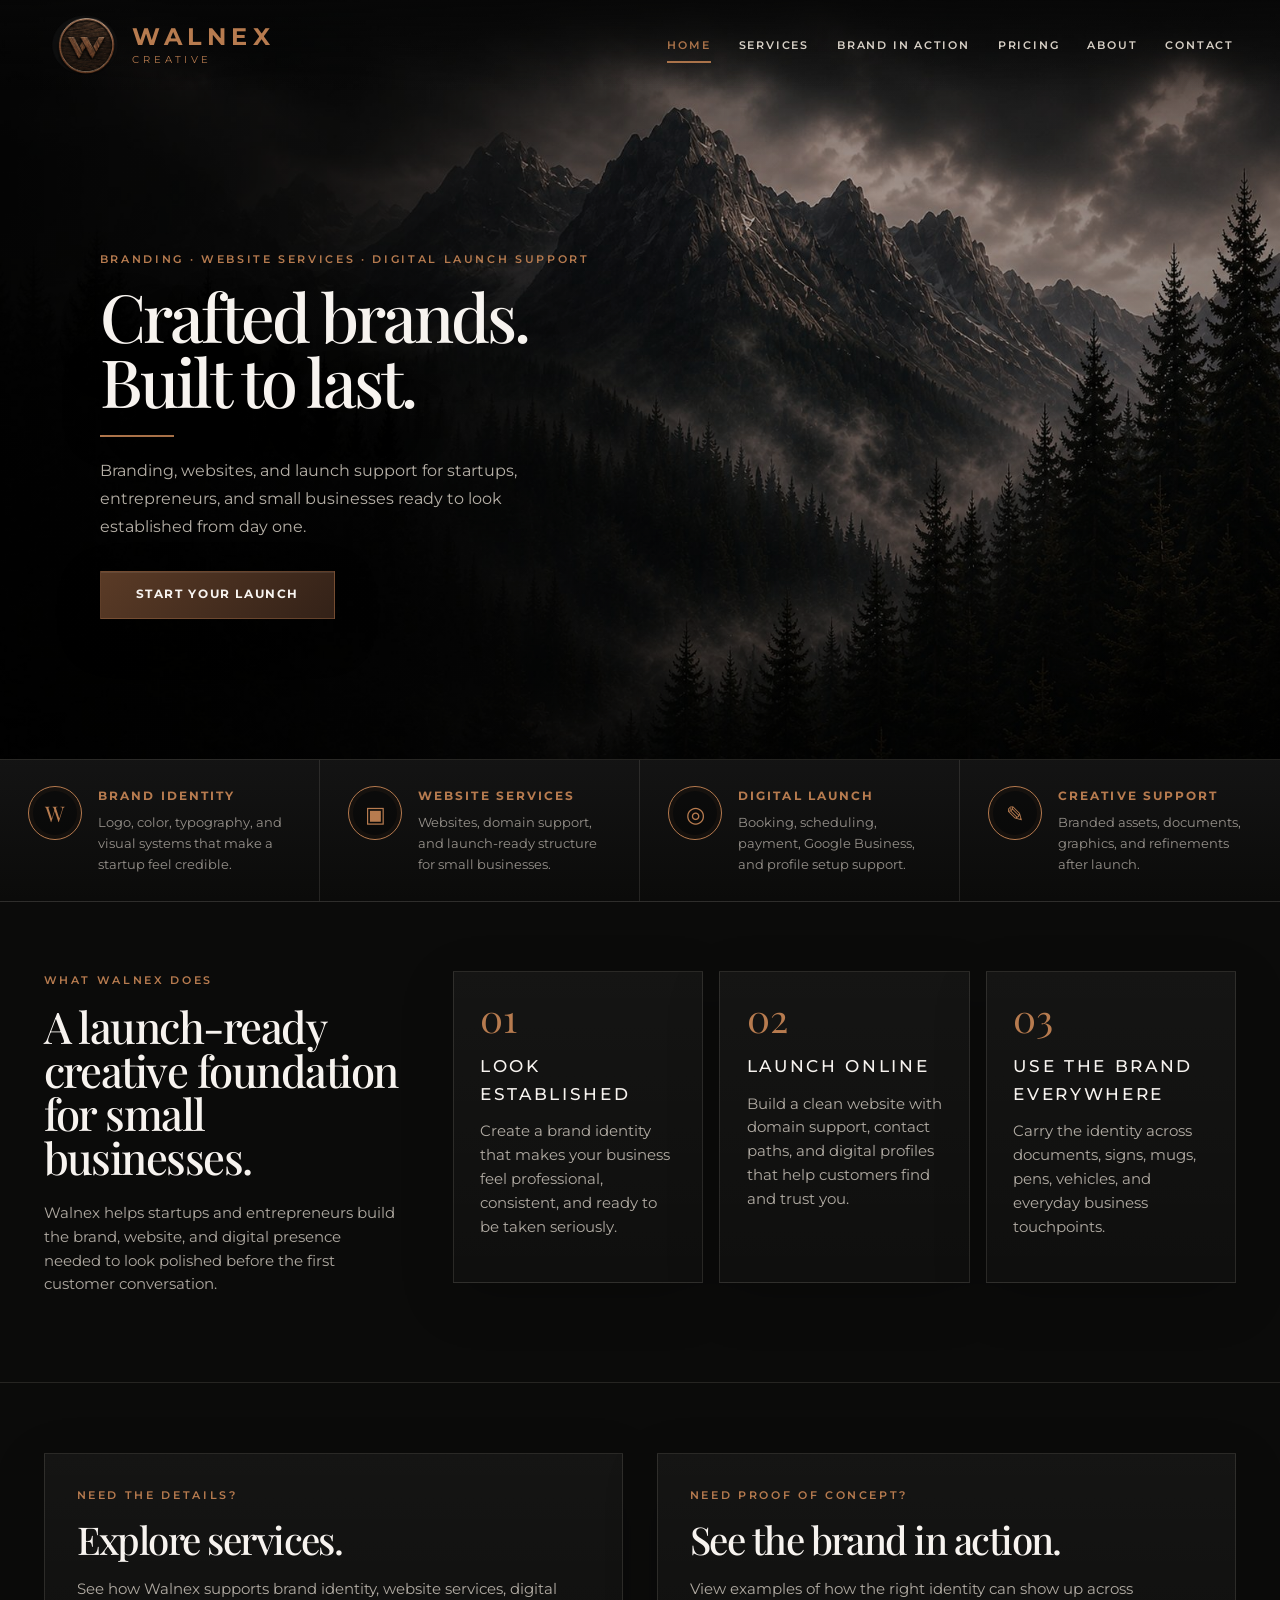
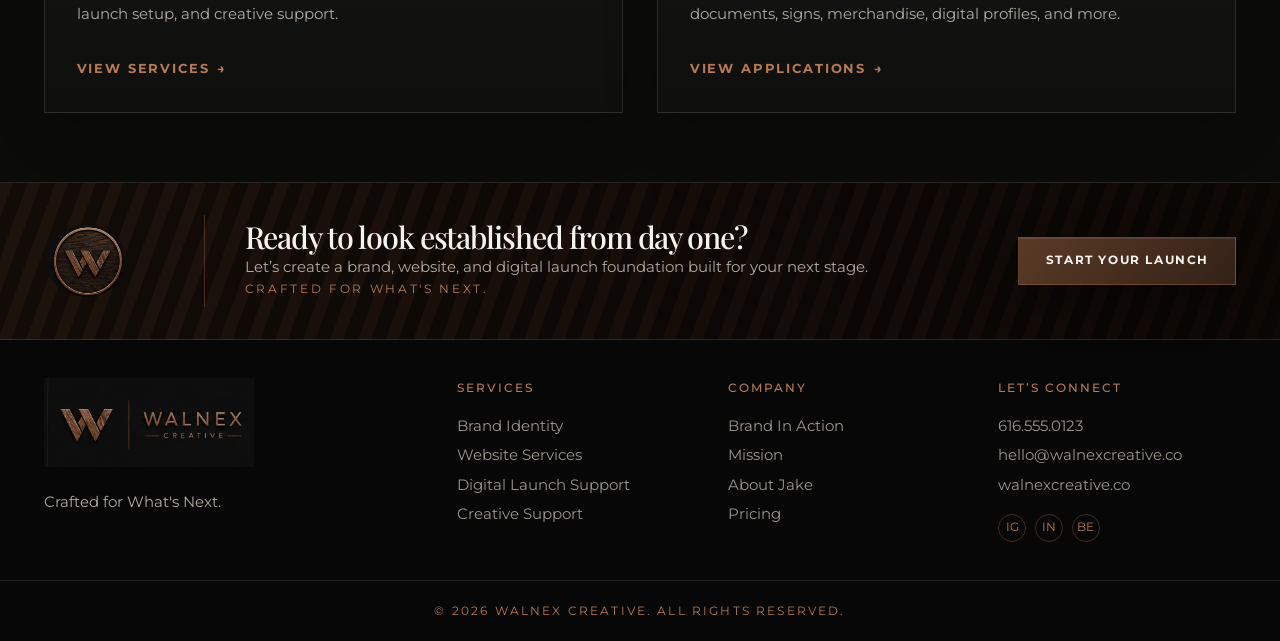
<file: index.html>
<!DOCTYPE html>
<html lang="en">
<head>
  <meta charset="UTF-8" />
  <meta name="viewport" content="width=device-width, initial-scale=1.0" />
  <meta name="description" content="Walnex Creative builds brand identities, website services, and digital launch support for startups, entrepreneurs, and small businesses." />
  <meta name="theme-color" content="#0b0b0a" />
  <!-- Walnex Creative v3.1 -->
  <title>Walnex Creative v3.1 | Startup Branding, Websites & Launch Support</title>
  <link rel="preconnect" href="https://fonts.googleapis.com">
  <link rel="preconnect" href="https://fonts.gstatic.com" crossorigin>
  <link href="https://fonts.googleapis.com/css2?family=Montserrat:wght@300;400;500;600;700;800&family=Playfair+Display:wght@500;600;700;800&display=swap" rel="stylesheet">
  <link rel="icon" href="assets/images/favicon.svg" type="image/svg+xml" />
  <link rel="stylesheet" href="assets/css/styles.css" />
</head>
<body>
<div class="grain" aria-hidden="true"></div>
<header class="site-header" id="top">
  <a class="brand" href="index.html" aria-label="Walnex Creative home">
    <img class="brand-badge" src="assets/images/walnex-mark-round.png" alt="" />
    <span class="brand-copy"><strong>WALNEX</strong><small>CREATIVE</small></span>
  </a>
  <button class="nav-toggle" type="button" aria-expanded="false" aria-controls="site-nav" aria-label="Toggle navigation">
    <span></span><span></span>
  </button>
  <nav class="site-nav" id="site-nav" aria-label="Primary navigation">
    <a class="active" href="index.html">Home</a>
    <a class="" href="services.html">Services</a>
    <a class="" href="applications.html">Brand In Action</a>
    <a class="" href="pricing.html">Pricing</a>
    <a class="" href="about.html">About</a>
    <a class="" href="contact.html">Contact</a>
  </nav>
</header>
<main>

<section class="hero hero-v26">
  <div class="hero-bg" aria-hidden="true"></div>
  <div class="hero-content reveal">
    <p class="eyebrow">Branding · Website Services · Digital Launch Support</p>
    <h1>Crafted brands.<br>Built to last.</h1>
    <div class="copper-rule"></div>
    <p class="hero-lede">Branding, websites, and launch support for startups, entrepreneurs, and small businesses ready to look established from day one.</p>
    <a class="button wood-button" href="contact.html">Start your launch</a>
  </div>
</section>

<section class="service-band compact-service-band">
  <article class="band-item reveal">
    <span class="circle-icon">W</span>
    <div><h3>Brand Identity</h3><p>Logo, color, typography, and visual systems that make a startup feel credible.</p></div>
  </article>
  <article class="band-item reveal">
    <span class="circle-icon">▣</span>
    <div><h3>Website Services</h3><p>Websites, domain support, and launch-ready structure for small businesses.</p></div>
  </article>
  <article class="band-item reveal">
    <span class="circle-icon">◎</span>
    <div><h3>Digital Launch</h3><p>Booking, scheduling, payment, Google Business, and profile setup support.</p></div>
  </article>
  <article class="band-item reveal">
    <span class="circle-icon">✎</span>
    <div><h3>Creative Support</h3><p>Branded assets, documents, graphics, and refinements after launch.</p></div>
  </article>
</section>

<section class="section home-purpose">
  <div class="section-kicker reveal">
    <p class="eyebrow">What Walnex Does</p>
    <h2>A launch-ready creative foundation for small businesses.</h2>
    <p>Walnex helps startups and entrepreneurs build the brand, website, and digital presence needed to look polished before the first customer conversation.</p>
  </div>
  <div class="purpose-grid">
    <article class="purpose-card reveal">
      <span>01</span>
      <h3>Look established</h3>
      <p>Create a brand identity that makes your business feel professional, consistent, and ready to be taken seriously.</p>
    </article>
    <article class="purpose-card reveal">
      <span>02</span>
      <h3>Launch online</h3>
      <p>Build a clean website with domain support, contact paths, and digital profiles that help customers find and trust you.</p>
    </article>
    <article class="purpose-card reveal">
      <span>03</span>
      <h3>Use the brand everywhere</h3>
      <p>Carry the identity across documents, signs, mugs, pens, vehicles, and everyday business touchpoints.</p>
    </article>
  </div>
</section>

<section class="section home-cta-split">
  <div class="mini-panel reveal">
    <p class="eyebrow">Need the details?</p>
    <h2>Explore services.</h2>
    <p>See how Walnex supports brand identity, website services, digital launch setup, and creative support.</p>
    <a class="text-link" href="services.html">View services <span>→</span></a>
  </div>
  <div class="mini-panel reveal">
    <p class="eyebrow">Need proof of concept?</p>
    <h2>See the brand in action.</h2>
    <p>View examples of how the right identity can show up across documents, signs, merchandise, digital profiles, and more.</p>
    <a class="text-link" href="applications.html">View applications <span>→</span></a>
  </div>
</section>

</main>
<footer class="site-footer">
  <div class="footer-cta">
    <img src="assets/images/walnex-mark-round.png" alt="" />
    <div class="footer-rule"></div>
    <div>
      <h2>Ready to look established from day one?</h2>
      <p>Let’s create a brand, website, and digital launch foundation built for your next stage.</p>
      <p class="footer-tagline">Crafted for What's Next.</p>
    </div>
    <a class="button wood-button" href="contact.html">Start your launch</a>
  </div>
  <div class="footer-main">
    <div class="footer-brand">
      <img src="assets/images/walnex-logo-horizontal.png" alt="Walnex Creative" />
      <p>Crafted for What's Next.</p>
    </div>
    <div>
      <h3>Services</h3>
      <a href="services.html#branding">Brand Identity</a>
      <a href="services.html#web">Website Services</a>
      <a href="services.html#launch">Digital Launch Support</a>
      <a href="services.html#content">Creative Support</a>
    </div>
    <div>
      <h3>Company</h3>
      <a href="applications.html">Brand In Action</a>
      <a href="about.html">Mission</a>
      <a href="about.html#bio">About Jake</a>
      <a href="pricing.html">Pricing</a>
    </div>
    <div>
      <h3>Let’s Connect</h3>
      <a href="tel:+16165550123">616.555.0123</a>
      <a href="mailto:hello@walnexcreative.co">hello@walnexcreative.co</a>
      <a href="https://walnexcreative.co">walnexcreative.co</a>
      <div class="social-row"><span>IG</span><span>IN</span><span>BE</span></div>
    </div>
  </div>
  <div class="footer-bottom">© <span id="year"></span> Walnex Creative. All rights reserved.</div>
</footer>
<script src="assets/js/main.js"></script>
</body>
</html>
</file>
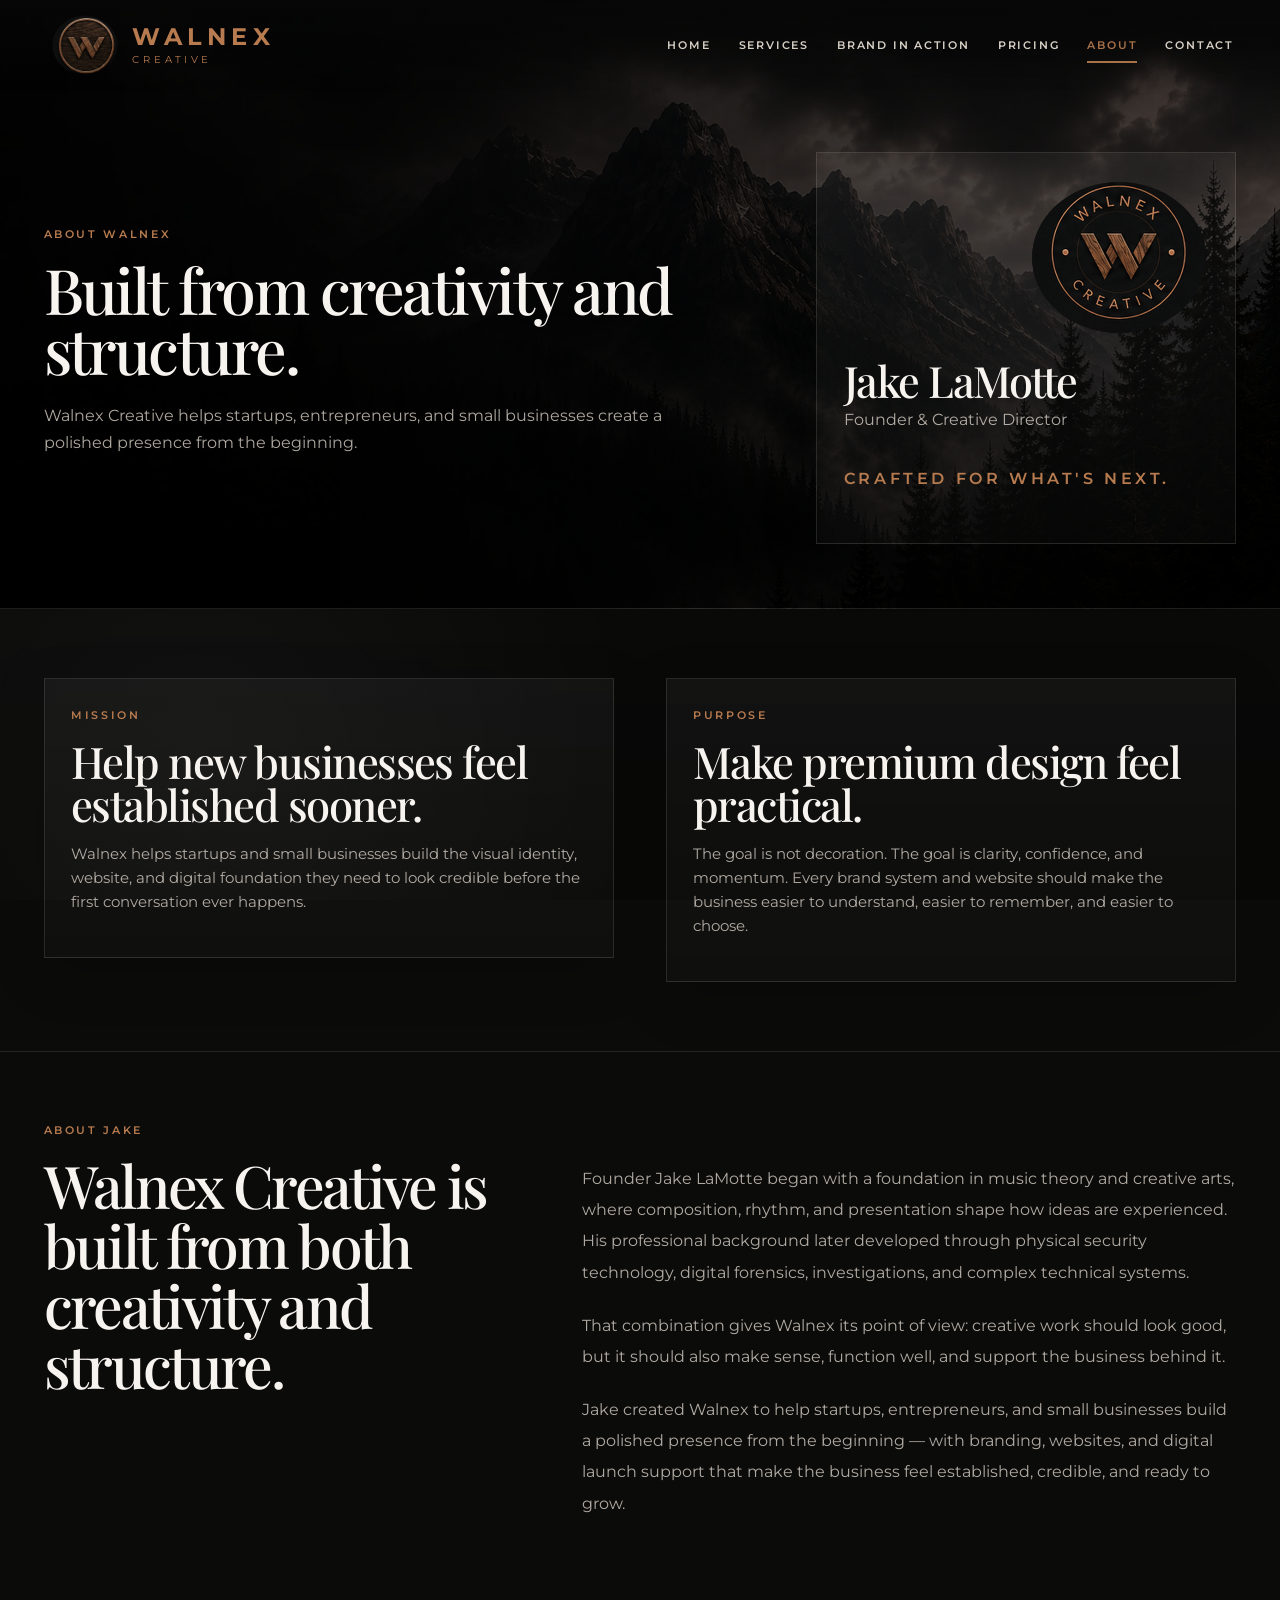
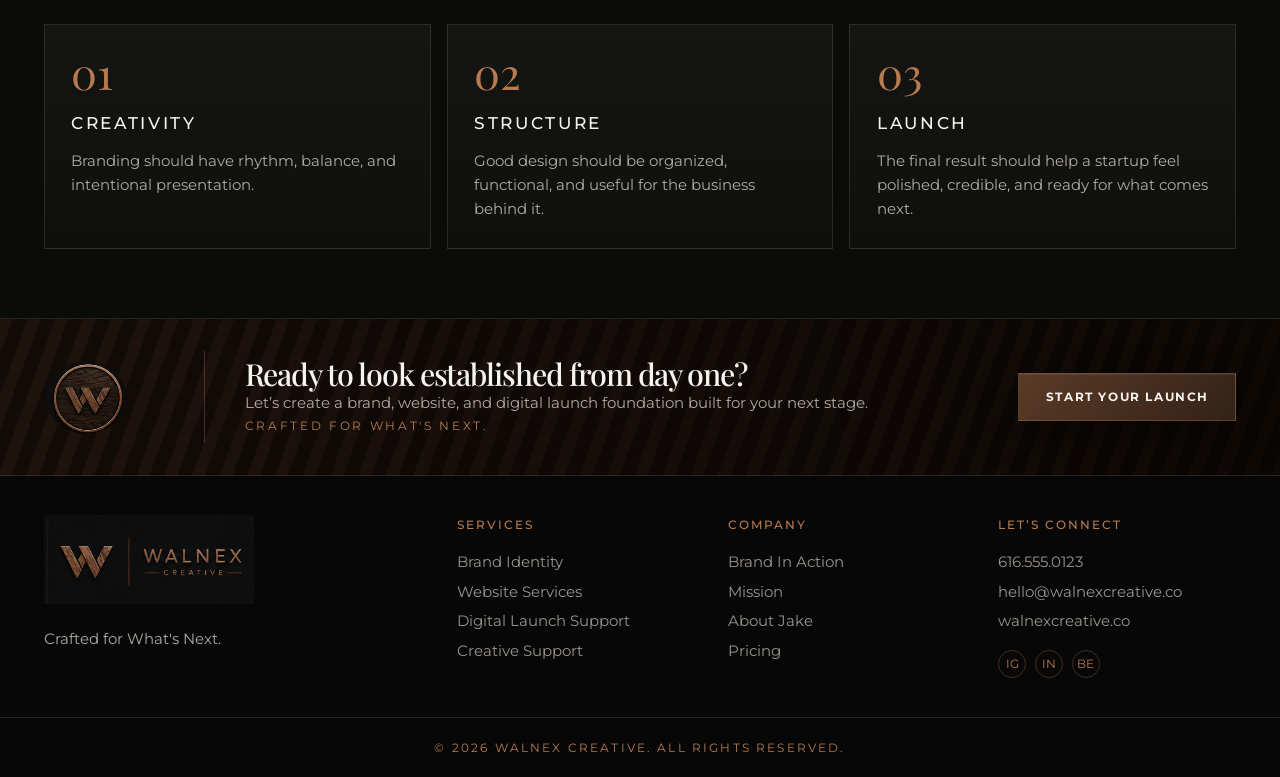
<file: about.html>
<!DOCTYPE html>
<html lang="en">
<head>
  <meta charset="UTF-8" />
  <meta name="viewport" content="width=device-width, initial-scale=1.0" />
  <meta name="description" content="Mission, purpose, and founder bio for Walnex Creative." />
  <meta name="theme-color" content="#0b0b0a" />
  <!-- Walnex Creative v3.1 -->
  <title>About | Walnex Creative v3.1</title>
  <link rel="preconnect" href="https://fonts.googleapis.com">
  <link rel="preconnect" href="https://fonts.gstatic.com" crossorigin>
  <link href="https://fonts.googleapis.com/css2?family=Montserrat:wght@300;400;500;600;700;800&family=Playfair+Display:wght@500;600;700;800&display=swap" rel="stylesheet">
  <link rel="icon" href="assets/images/favicon.svg" type="image/svg+xml" />
  <link rel="stylesheet" href="assets/css/styles.css" />
</head>
<body>
<div class="grain" aria-hidden="true"></div>
<header class="site-header" id="top">
  <a class="brand" href="index.html" aria-label="Walnex Creative home">
    <img class="brand-badge" src="assets/images/walnex-mark-round.png" alt="" />
    <span class="brand-copy"><strong>WALNEX</strong><small>CREATIVE</small></span>
  </a>
  <button class="nav-toggle" type="button" aria-expanded="false" aria-controls="site-nav" aria-label="Toggle navigation">
    <span></span><span></span>
  </button>
  <nav class="site-nav" id="site-nav" aria-label="Primary navigation">
    <a class="" href="index.html">Home</a>
    <a class="" href="services.html">Services</a>
    <a class="" href="applications.html">Brand In Action</a>
    <a class="" href="pricing.html">Pricing</a>
    <a class="active" href="about.html">About</a>
    <a class="" href="contact.html">Contact</a>
  </nav>
</header>
<main>

<section class="page-hero split-hero">
  <div class="reveal">
    <p class="eyebrow">About Walnex</p>
    <h1>Built from creativity and structure.</h1>
    <p>Walnex Creative helps startups, entrepreneurs, and small businesses create a polished presence from the beginning.</p>
  </div>
  <div class="about-profile-card reveal">
    <img src="assets/images/walnex-stamp.png" alt="" />
    <h2>Jake LaMotte</h2>
    <p>Founder & Creative Director</p>
    <p class="brand-tagline">Crafted for What's Next.</p>
  </div>
</section>

<section class="section mission-grid">
  <article class="mission-card reveal">
    <p class="eyebrow">Mission</p>
    <h2>Help new businesses feel established sooner.</h2>
    <p>Walnex helps startups and small businesses build the visual identity, website, and digital foundation they need to look credible before the first conversation ever happens.</p>
  </article>

  <article class="mission-card reveal">
    <p class="eyebrow">Purpose</p>
    <h2>Make premium design feel practical.</h2>
    <p>The goal is not decoration. The goal is clarity, confidence, and momentum. Every brand system and website should make the business easier to understand, easier to remember, and easier to choose.</p>
  </article>
</section>

<section class="section about-jake-section" id="bio">
  <div class="about-jake-intro reveal">
    <p class="eyebrow">About Jake</p>
    <h2>Walnex Creative is built from both creativity and structure.</h2>
  </div>

  <div class="about-jake-copy reveal">
    <p>Founder Jake LaMotte began with a foundation in music theory and creative arts, where composition, rhythm, and presentation shape how ideas are experienced. His professional background later developed through physical security technology, digital forensics, investigations, and complex technical systems.</p>
    <p>That combination gives Walnex its point of view: creative work should look good, but it should also make sense, function well, and support the business behind it.</p>
    <p>Jake created Walnex to help startups, entrepreneurs, and small businesses build a polished presence from the beginning — with branding, websites, and digital launch support that make the business feel established, credible, and ready to grow.</p>
  </div>

  <div class="about-values-grid reveal">
    <article>
      <span>01</span>
      <h3>Creativity</h3>
      <p>Branding should have rhythm, balance, and intentional presentation.</p>
    </article>
    <article>
      <span>02</span>
      <h3>Structure</h3>
      <p>Good design should be organized, functional, and useful for the business behind it.</p>
    </article>
    <article>
      <span>03</span>
      <h3>Launch</h3>
      <p>The final result should help a startup feel polished, credible, and ready for what comes next.</p>
    </article>
  </div>
</section>

</main>
<footer class="site-footer">
  <div class="footer-cta">
    <img src="assets/images/walnex-mark-round.png" alt="" />
    <div class="footer-rule"></div>
    <div>
      <h2>Ready to look established from day one?</h2>
      <p>Let’s create a brand, website, and digital launch foundation built for your next stage.</p>
      <p class="footer-tagline">Crafted for What's Next.</p>
    </div>
    <a class="button wood-button" href="contact.html">Start your launch</a>
  </div>
  <div class="footer-main">
    <div class="footer-brand">
      <img src="assets/images/walnex-logo-horizontal.png" alt="Walnex Creative" />
      <p>Crafted for What's Next.</p>
    </div>
    <div>
      <h3>Services</h3>
      <a href="services.html#branding">Brand Identity</a>
      <a href="services.html#web">Website Services</a>
      <a href="services.html#launch">Digital Launch Support</a>
      <a href="services.html#content">Creative Support</a>
    </div>
    <div>
      <h3>Company</h3>
      <a href="applications.html">Brand In Action</a>
      <a href="about.html">Mission</a>
      <a href="about.html#bio">About Jake</a>
      <a href="pricing.html">Pricing</a>
    </div>
    <div>
      <h3>Let’s Connect</h3>
      <a href="tel:+16165550123">616.555.0123</a>
      <a href="mailto:hello@walnexcreative.co">hello@walnexcreative.co</a>
      <a href="https://walnexcreative.co">walnexcreative.co</a>
      <div class="social-row"><span>IG</span><span>IN</span><span>BE</span></div>
    </div>
  </div>
  <div class="footer-bottom">© <span id="year"></span> Walnex Creative. All rights reserved.</div>
</footer>
<script src="assets/js/main.js"></script>
</body>
</html>
</file>
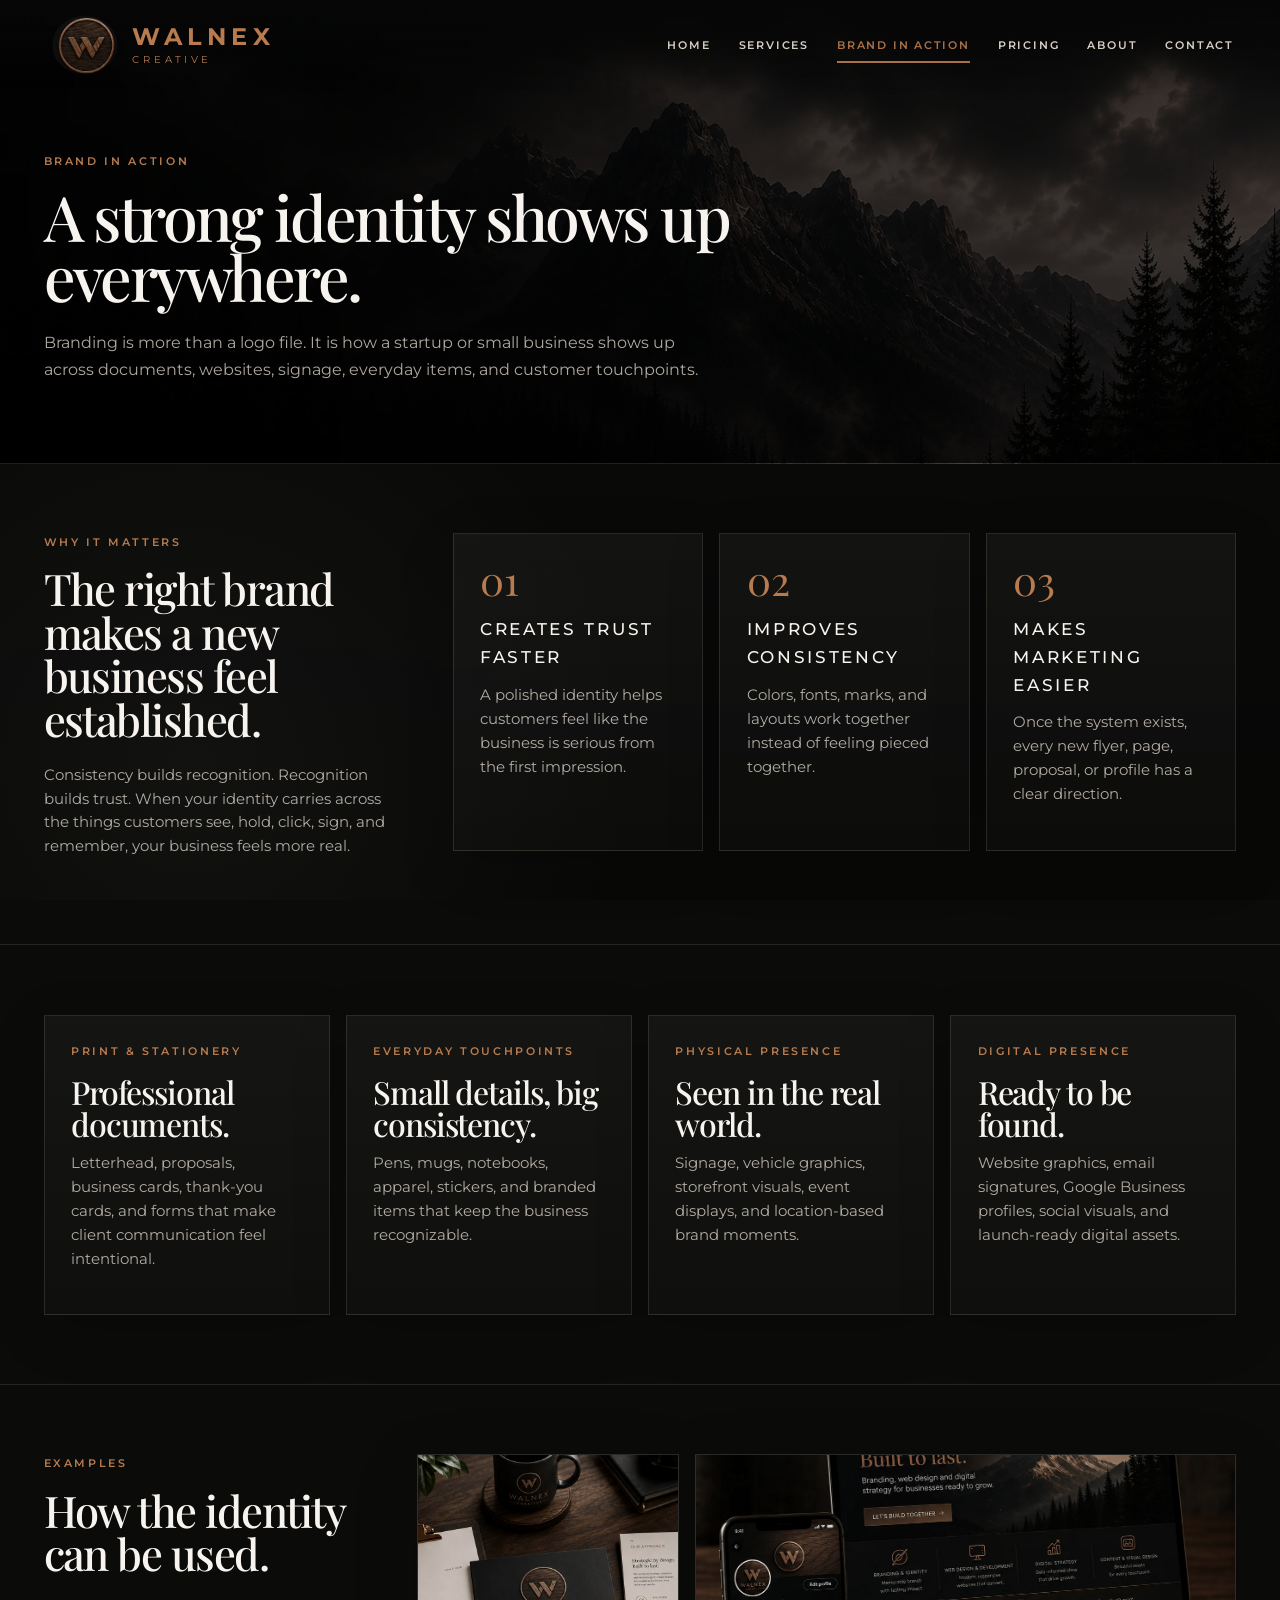
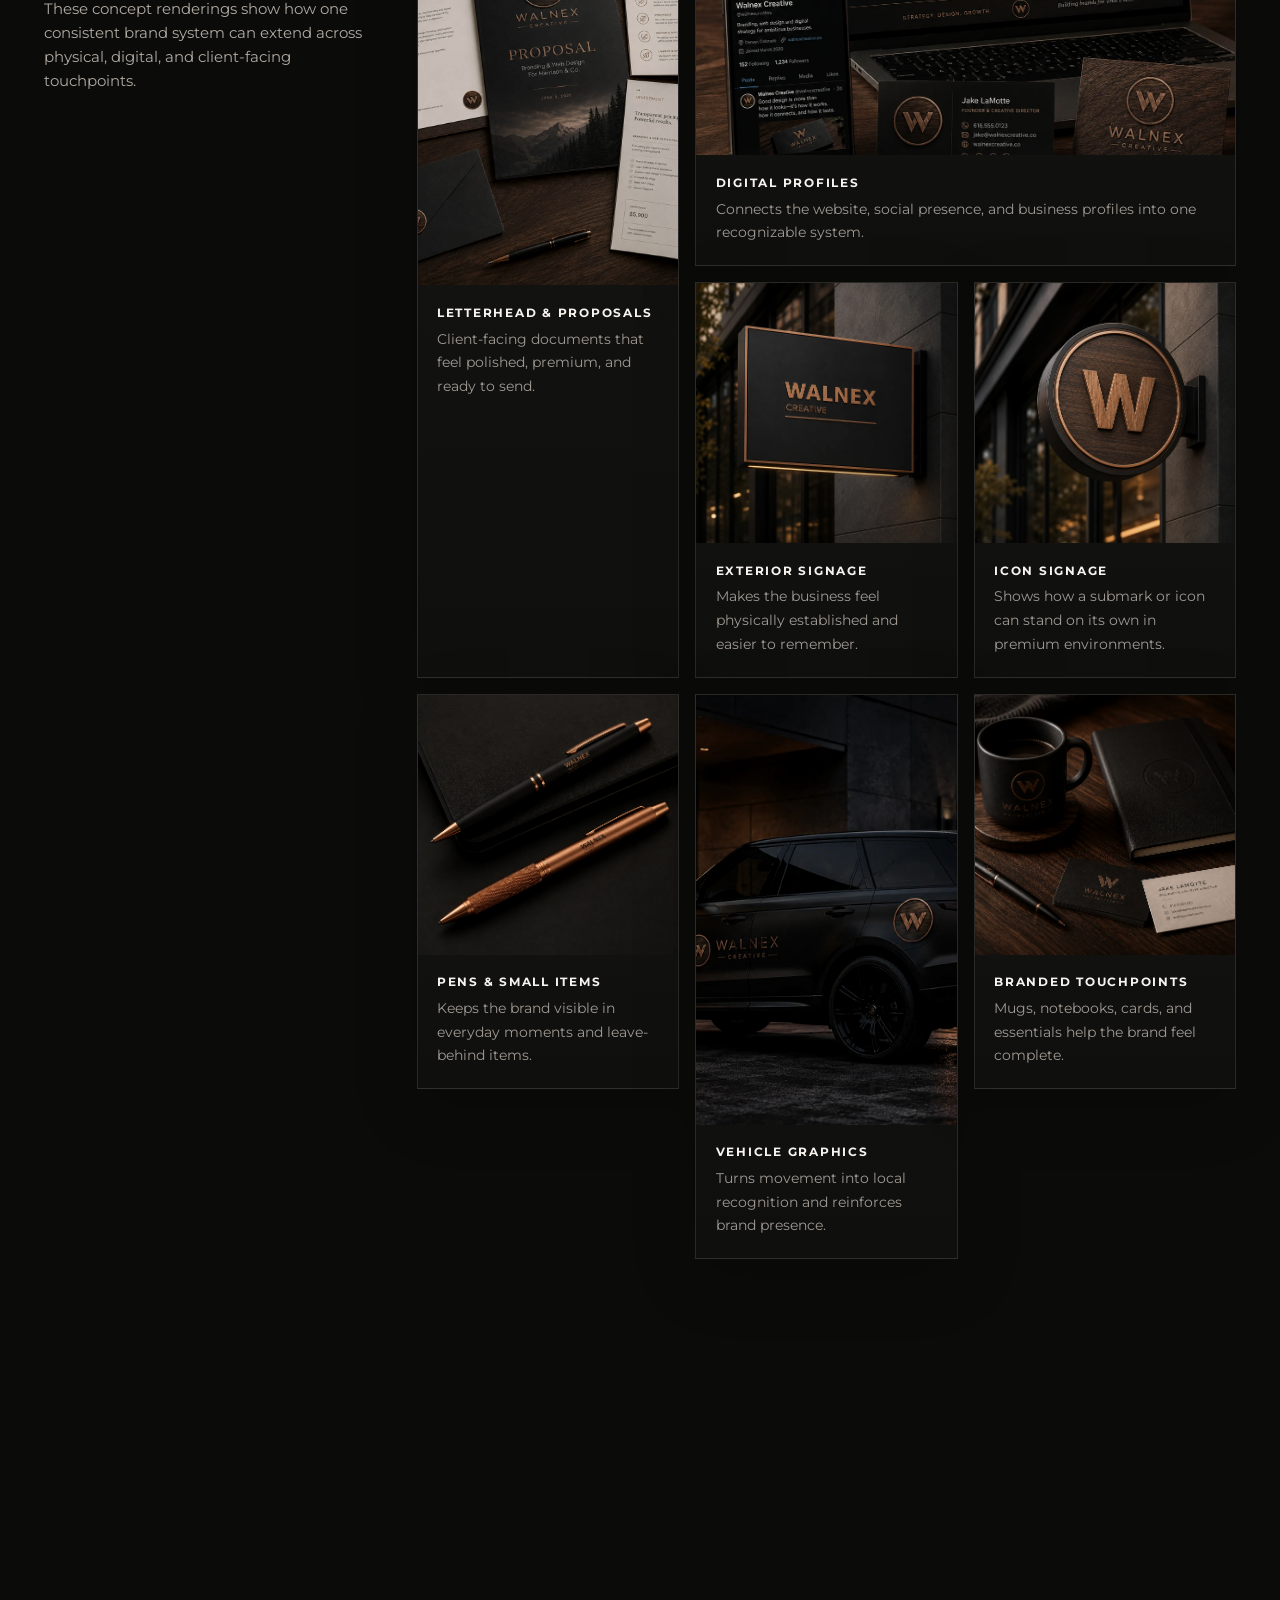
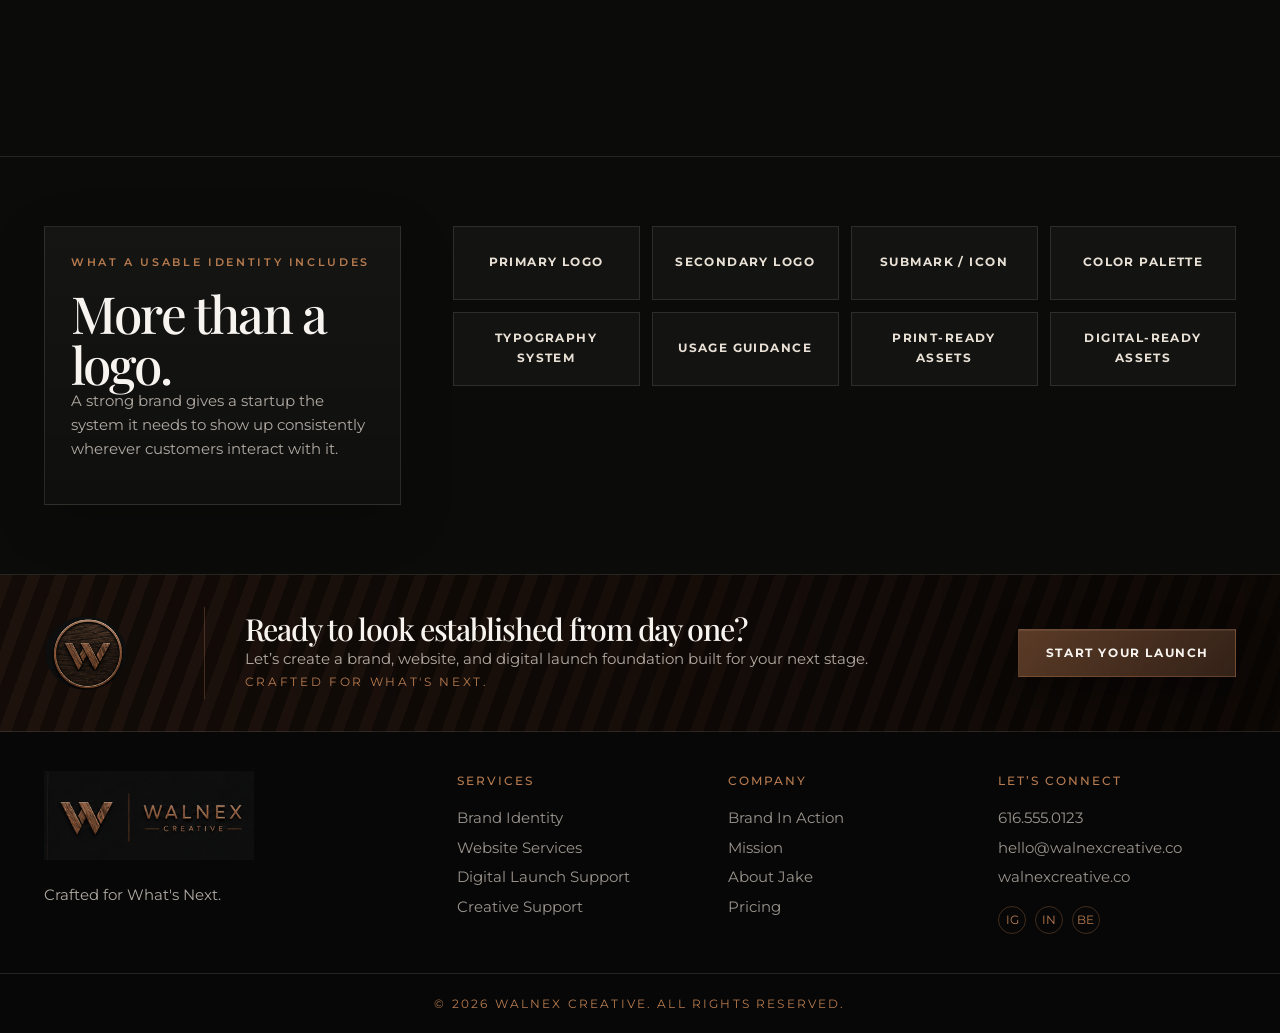
<file: applications.html>
<!DOCTYPE html>
<html lang="en">
<head>
  <meta charset="UTF-8" />
  <meta name="viewport" content="width=device-width, initial-scale=1.0" />
  <meta name="description" content="See how a brand identity can be used across letterhead, mugs, pens, vehicles, signage, digital profiles, websites, and business touchpoints." />
  <meta name="theme-color" content="#0b0b0a" />
  <!-- Walnex Creative v3.1 -->
  <title>Brand In Action | Walnex Creative v3.1</title>
  <link rel="preconnect" href="https://fonts.googleapis.com">
  <link rel="preconnect" href="https://fonts.gstatic.com" crossorigin>
  <link href="https://fonts.googleapis.com/css2?family=Montserrat:wght@300;400;500;600;700;800&family=Playfair+Display:wght@500;600;700;800&display=swap" rel="stylesheet">
  <link rel="icon" href="assets/images/favicon.svg" type="image/svg+xml" />
  <link rel="stylesheet" href="assets/css/styles.css" />
</head>
<body>
<div class="grain" aria-hidden="true"></div>
<header class="site-header" id="top">
  <a class="brand" href="index.html" aria-label="Walnex Creative home">
    <img class="brand-badge" src="assets/images/walnex-mark-round.png" alt="" />
    <span class="brand-copy"><strong>WALNEX</strong><small>CREATIVE</small></span>
  </a>
  <button class="nav-toggle" type="button" aria-expanded="false" aria-controls="site-nav" aria-label="Toggle navigation">
    <span></span><span></span>
  </button>
  <nav class="site-nav" id="site-nav" aria-label="Primary navigation">
    <a class="" href="index.html">Home</a>
    <a class="" href="services.html">Services</a>
    <a class="active" href="applications.html">Brand In Action</a>
    <a class="" href="pricing.html">Pricing</a>
    <a class="" href="about.html">About</a>
    <a class="" href="contact.html">Contact</a>
  </nav>
</header>
<main>

<section class="page-hero compact-hero">
  <div>
    <p class="eyebrow">Brand In Action</p>
    <h1>A strong identity shows up everywhere.</h1>
    <p>Branding is more than a logo file. It is how a startup or small business shows up across documents, websites, signage, everyday items, and customer touchpoints.</p>
  </div>
</section>

<section class="section applications-intro">
  <div class="section-kicker reveal">
    <p class="eyebrow">Why it matters</p>
    <h2>The right brand makes a new business feel established.</h2>
    <p>Consistency builds recognition. Recognition builds trust. When your identity carries across the things customers see, hold, click, sign, and remember, your business feels more real.</p>
  </div>
  <div class="application-benefits">
    <article class="benefit-card reveal"><span>01</span><h3>Creates trust faster</h3><p>A polished identity helps customers feel like the business is serious from the first impression.</p></article>
    <article class="benefit-card reveal"><span>02</span><h3>Improves consistency</h3><p>Colors, fonts, marks, and layouts work together instead of feeling pieced together.</p></article>
    <article class="benefit-card reveal"><span>03</span><h3>Makes marketing easier</h3><p>Once the system exists, every new flyer, page, proposal, or profile has a clear direction.</p></article>
  </div>
</section>

<section class="section application-category-grid">
  <article class="application-category reveal">
    <p class="eyebrow">Print & Stationery</p>
    <h2>Professional documents.</h2>
    <p>Letterhead, proposals, business cards, thank-you cards, and forms that make client communication feel intentional.</p>
  </article>
  <article class="application-category reveal">
    <p class="eyebrow">Everyday Touchpoints</p>
    <h2>Small details, big consistency.</h2>
    <p>Pens, mugs, notebooks, apparel, stickers, and branded items that keep the business recognizable.</p>
  </article>
  <article class="application-category reveal">
    <p class="eyebrow">Physical Presence</p>
    <h2>Seen in the real world.</h2>
    <p>Signage, vehicle graphics, storefront visuals, event displays, and location-based brand moments.</p>
  </article>
  <article class="application-category reveal">
    <p class="eyebrow">Digital Presence</p>
    <h2>Ready to be found.</h2>
    <p>Website graphics, email signatures, Google Business profiles, social visuals, and launch-ready digital assets.</p>
  </article>
</section>

<section class="section application-gallery-section">
  <div class="section-kicker reveal">
    <p class="eyebrow">Examples</p>
    <h2>How the identity can be used.</h2>
    <p>These concept renderings show how one consistent brand system can extend across physical, digital, and client-facing touchpoints.</p>
  </div>

  <div class="application-gallery">
    <figure class="application-tile large reveal">
      <img src="assets/images/app-letterhead-proposal.webp" alt="Walnex branded letterhead and proposal concept" />
      <figcaption><strong>Letterhead & Proposals</strong><span>Client-facing documents that feel polished, premium, and ready to send.</span></figcaption>
    </figure>
    <figure class="application-tile wide reveal">
      <img src="assets/images/app-digital-profiles.webp" alt="Walnex branded digital profile and website concept" />
      <figcaption><strong>Digital Profiles</strong><span>Connects the website, social presence, and business profiles into one recognizable system.</span></figcaption>
    </figure>
    <figure class="application-tile reveal">
      <img src="assets/images/app-signage-box.webp" alt="Walnex building sign concept with horizontal logo" />
      <figcaption><strong>Exterior Signage</strong><span>Makes the business feel physically established and easier to remember.</span></figcaption>
    </figure>
    <figure class="application-tile reveal">
      <img src="assets/images/app-signage-round.webp" alt="Walnex round wooden icon sign concept" />
      <figcaption><strong>Icon Signage</strong><span>Shows how a submark or icon can stand on its own in premium environments.</span></figcaption>
    </figure>
    <figure class="application-tile reveal">
      <img src="assets/images/app-pens.webp" alt="Walnex branded pen concept" />
      <figcaption><strong>Pens & Small Items</strong><span>Keeps the brand visible in everyday moments and leave-behind items.</span></figcaption>
    </figure>
    <figure class="application-tile large reveal">
      <img src="assets/images/app-vehicle-suv.webp" alt="Walnex branded vehicle graphics concept" />
      <figcaption><strong>Vehicle Graphics</strong><span>Turns movement into local recognition and reinforces brand presence.</span></figcaption>
    </figure>
    <figure class="application-tile reveal">
      <img src="assets/images/app-touchpoints.webp" alt="Walnex branded touchpoint kit with mug, notebook, pen, and business cards" />
      <figcaption><strong>Branded Touchpoints</strong><span>Mugs, notebooks, cards, and essentials help the brand feel complete.</span></figcaption>
    </figure>
    <figure class="application-tile wide reveal">
      <img src="assets/images/app-workspace.webp" alt="Walnex branded workspace and photography style concept" />
      <figcaption><strong>Photography Style</strong><span>Supports the overall brand mood with warm, cinematic visuals that fit the identity.</span></figcaption>
    </figure>
  </div>
</section>

<section class="section usable-identity-section">
  <div class="identity-system-card reveal">
    <p class="eyebrow">What a usable identity includes</p>
    <h2>More than a logo.</h2>
    <p>A strong brand gives a startup the system it needs to show up consistently wherever customers interact with it.</p>
  </div>
  <div class="identity-list reveal">
    <span>Primary logo</span>
    <span>Secondary logo</span>
    <span>Submark / icon</span>
    <span>Color palette</span>
    <span>Typography system</span>
    <span>Usage guidance</span>
    <span>Print-ready assets</span>
    <span>Digital-ready assets</span>
  </div>
</section>

</main>
<footer class="site-footer">
  <div class="footer-cta">
    <img src="assets/images/walnex-mark-round.png" alt="" />
    <div class="footer-rule"></div>
    <div>
      <h2>Ready to look established from day one?</h2>
      <p>Let’s create a brand, website, and digital launch foundation built for your next stage.</p>
      <p class="footer-tagline">Crafted for What's Next.</p>
    </div>
    <a class="button wood-button" href="contact.html">Start your launch</a>
  </div>
  <div class="footer-main">
    <div class="footer-brand">
      <img src="assets/images/walnex-logo-horizontal.png" alt="Walnex Creative" />
      <p>Crafted for What's Next.</p>
    </div>
    <div>
      <h3>Services</h3>
      <a href="services.html#branding">Brand Identity</a>
      <a href="services.html#web">Website Services</a>
      <a href="services.html#launch">Digital Launch Support</a>
      <a href="services.html#content">Creative Support</a>
    </div>
    <div>
      <h3>Company</h3>
      <a href="applications.html">Brand In Action</a>
      <a href="about.html">Mission</a>
      <a href="about.html#bio">About Jake</a>
      <a href="pricing.html">Pricing</a>
    </div>
    <div>
      <h3>Let’s Connect</h3>
      <a href="tel:+16165550123">616.555.0123</a>
      <a href="mailto:hello@walnexcreative.co">hello@walnexcreative.co</a>
      <a href="https://walnexcreative.co">walnexcreative.co</a>
      <div class="social-row"><span>IG</span><span>IN</span><span>BE</span></div>
    </div>
  </div>
  <div class="footer-bottom">© <span id="year"></span> Walnex Creative. All rights reserved.</div>
</footer>
<script src="assets/js/main.js"></script>
</body>
</html>
</file>
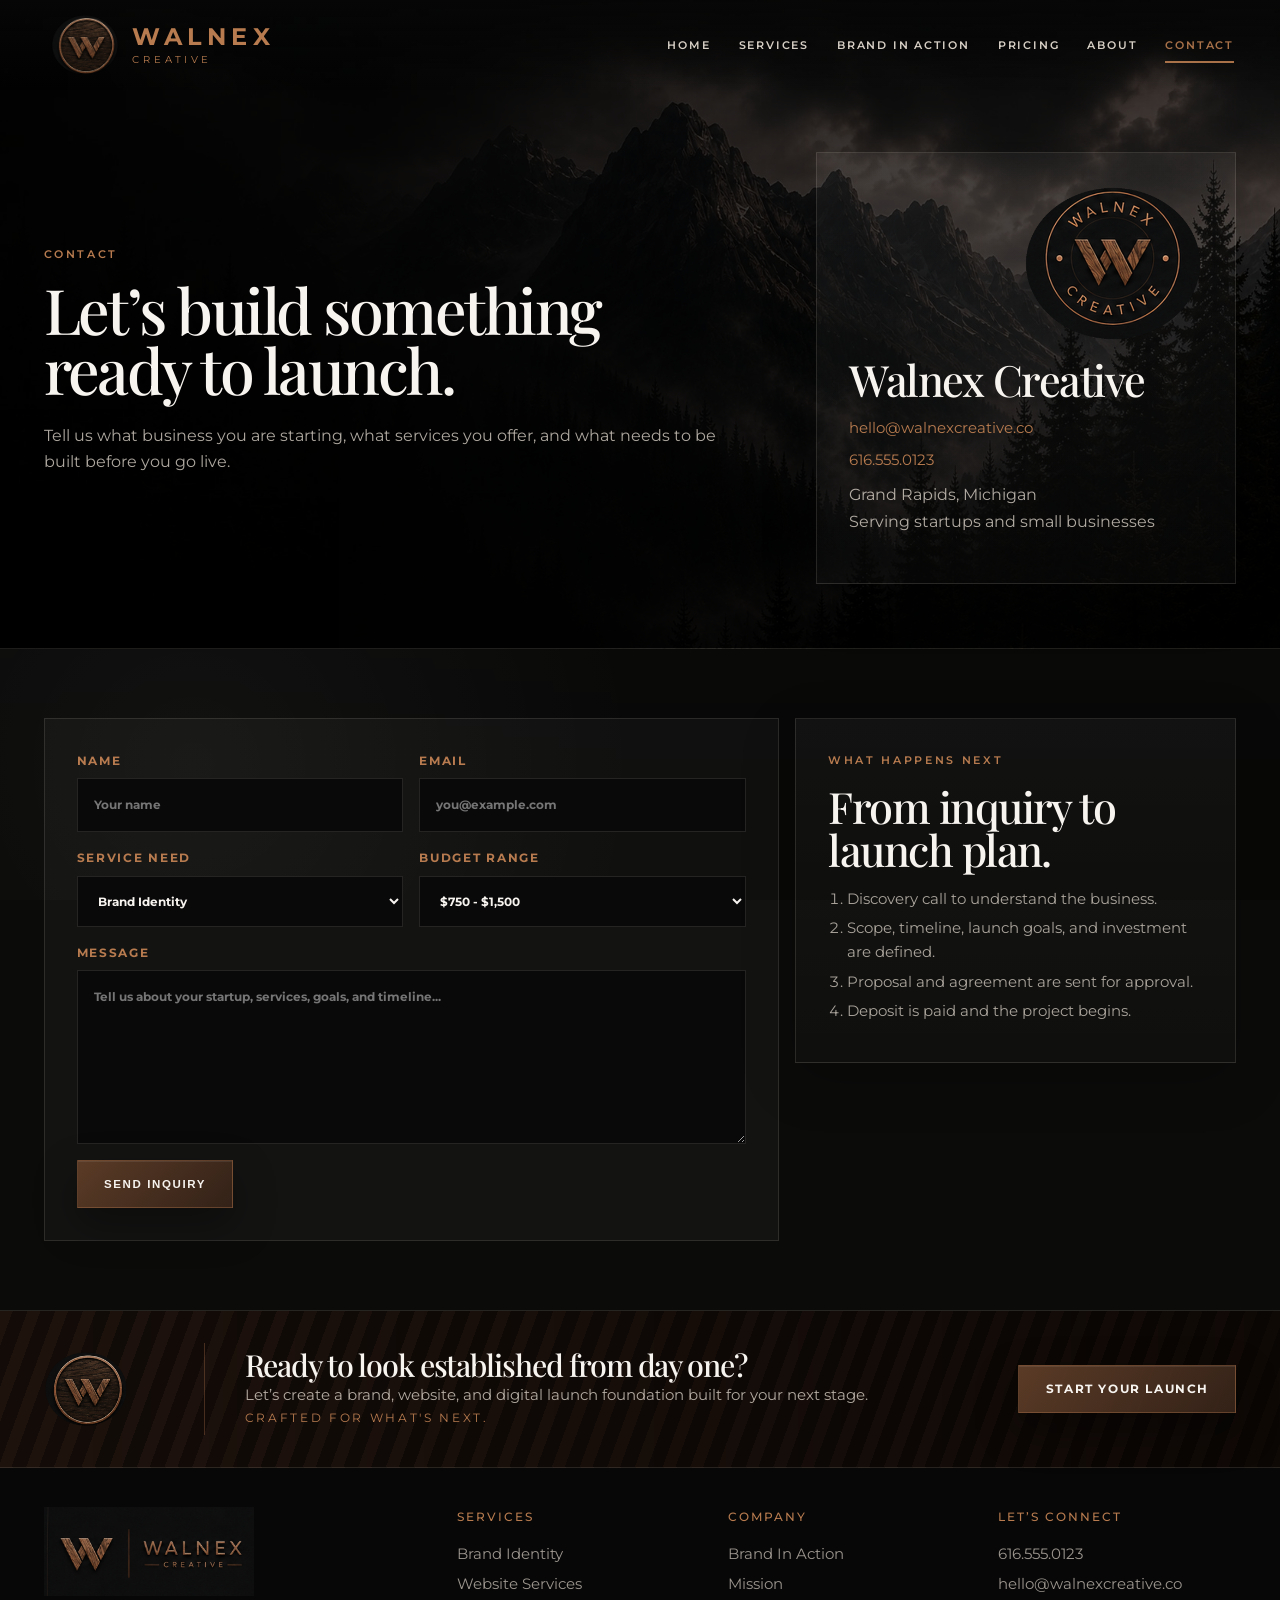
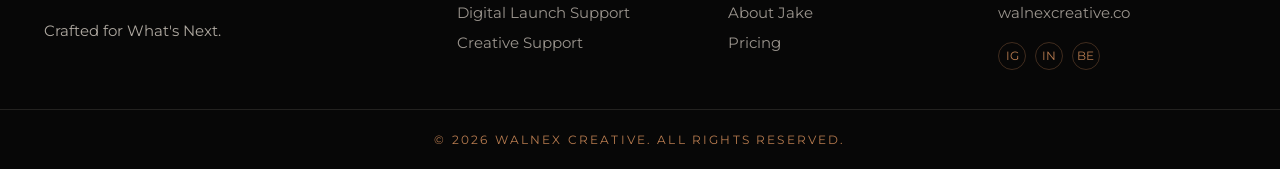
<file: contact.html>
<!DOCTYPE html>
<html lang="en">
<head>
  <meta charset="UTF-8" />
  <meta name="viewport" content="width=device-width, initial-scale=1.0" />
  <meta name="description" content="Start a brand identity, website services, digital launch support, or business launch package project with Walnex Creative." />
  <meta name="theme-color" content="#0b0b0a" />
  <!-- Walnex Creative v3.1 -->
  <title>Contact | Walnex Creative v3.1</title>
  <link rel="preconnect" href="https://fonts.googleapis.com">
  <link rel="preconnect" href="https://fonts.gstatic.com" crossorigin>
  <link href="https://fonts.googleapis.com/css2?family=Montserrat:wght@300;400;500;600;700;800&family=Playfair+Display:wght@500;600;700;800&display=swap" rel="stylesheet">
  <link rel="icon" href="assets/images/favicon.svg" type="image/svg+xml" />
  <link rel="stylesheet" href="assets/css/styles.css" />
</head>
<body>
<div class="grain" aria-hidden="true"></div>
<header class="site-header" id="top">
  <a class="brand" href="index.html" aria-label="Walnex Creative home">
    <img class="brand-badge" src="assets/images/walnex-mark-round.png" alt="" />
    <span class="brand-copy"><strong>WALNEX</strong><small>CREATIVE</small></span>
  </a>
  <button class="nav-toggle" type="button" aria-expanded="false" aria-controls="site-nav" aria-label="Toggle navigation">
    <span></span><span></span>
  </button>
  <nav class="site-nav" id="site-nav" aria-label="Primary navigation">
    <a class="" href="index.html">Home</a>
    <a class="" href="services.html">Services</a>
    <a class="" href="applications.html">Brand In Action</a>
    <a class="" href="pricing.html">Pricing</a>
    <a class="" href="about.html">About</a>
    <a class="active" href="contact.html">Contact</a>
  </nav>
</header>
<main>

<section class="page-hero split-hero">
  <div class="reveal">
    <p class="eyebrow">Contact</p>
    <h1>Let’s build something ready to launch.</h1>
    <p>Tell us what business you are starting, what services you offer, and what needs to be built before you go live.</p>
  </div>
  <div class="contact-card reveal">
    <img src="assets/images/walnex-stamp.png" alt="" />
    <h2>Walnex Creative</h2>
    <a href="mailto:hello@walnexcreative.co">hello@walnexcreative.co</a>
    <a href="tel:+16165550123">616.555.0123</a>
    <p>Grand Rapids, Michigan<br>Serving startups and small businesses</p>
  </div>
</section>

<section class="section contact-section">
  <form class="contact-form reveal" action="mailto:hello@walnexcreative.co" method="post" enctype="text/plain">
    <label>Name <input type="text" name="name" placeholder="Your name" required></label>
    <label>Email <input type="email" name="email" placeholder="you@example.com" required></label>
    <label>Service Need
      <select name="project_type">
        <option>Brand Identity</option>
        <option>Website Services</option>
        <option>Digital Launch Support</option>
        <option>Creative Support</option>
        <option>Business Launch Package</option>
      </select>
    </label>
    <label>Budget Range
      <select name="budget">
        <option>$750 - $1,500</option>
        <option>$1,500 - $3,500</option>
        <option>$3,500 - $7,500</option>
        <option>$7,500+</option>
        <option>Not sure yet</option>
      </select>
    </label>
    <label>Message <textarea name="message" rows="7" placeholder="Tell us about your startup, services, goals, and timeline..."></textarea></label>
    <button class="button wood-button" type="submit">Send inquiry</button>
  </form>
  <aside class="proposal-card reveal">
    <p class="eyebrow">What happens next</p>
    <h2>From inquiry to launch plan.</h2>
    <ol>
      <li>Discovery call to understand the business.</li>
      <li>Scope, timeline, launch goals, and investment are defined.</li>
      <li>Proposal and agreement are sent for approval.</li>
      <li>Deposit is paid and the project begins.</li>
    </ol>
  </aside>
</section>

</main>
<footer class="site-footer">
  <div class="footer-cta">
    <img src="assets/images/walnex-mark-round.png" alt="" />
    <div class="footer-rule"></div>
    <div>
      <h2>Ready to look established from day one?</h2>
      <p>Let’s create a brand, website, and digital launch foundation built for your next stage.</p>
      <p class="footer-tagline">Crafted for What's Next.</p>
    </div>
    <a class="button wood-button" href="contact.html">Start your launch</a>
  </div>
  <div class="footer-main">
    <div class="footer-brand">
      <img src="assets/images/walnex-logo-horizontal.png" alt="Walnex Creative" />
      <p>Crafted for What's Next.</p>
    </div>
    <div>
      <h3>Services</h3>
      <a href="services.html#branding">Brand Identity</a>
      <a href="services.html#web">Website Services</a>
      <a href="services.html#launch">Digital Launch Support</a>
      <a href="services.html#content">Creative Support</a>
    </div>
    <div>
      <h3>Company</h3>
      <a href="applications.html">Brand In Action</a>
      <a href="about.html">Mission</a>
      <a href="about.html#bio">About Jake</a>
      <a href="pricing.html">Pricing</a>
    </div>
    <div>
      <h3>Let’s Connect</h3>
      <a href="tel:+16165550123">616.555.0123</a>
      <a href="mailto:hello@walnexcreative.co">hello@walnexcreative.co</a>
      <a href="https://walnexcreative.co">walnexcreative.co</a>
      <div class="social-row"><span>IG</span><span>IN</span><span>BE</span></div>
    </div>
  </div>
  <div class="footer-bottom">© <span id="year"></span> Walnex Creative. All rights reserved.</div>
</footer>
<script src="assets/js/main.js"></script>
</body>
</html>
</file>
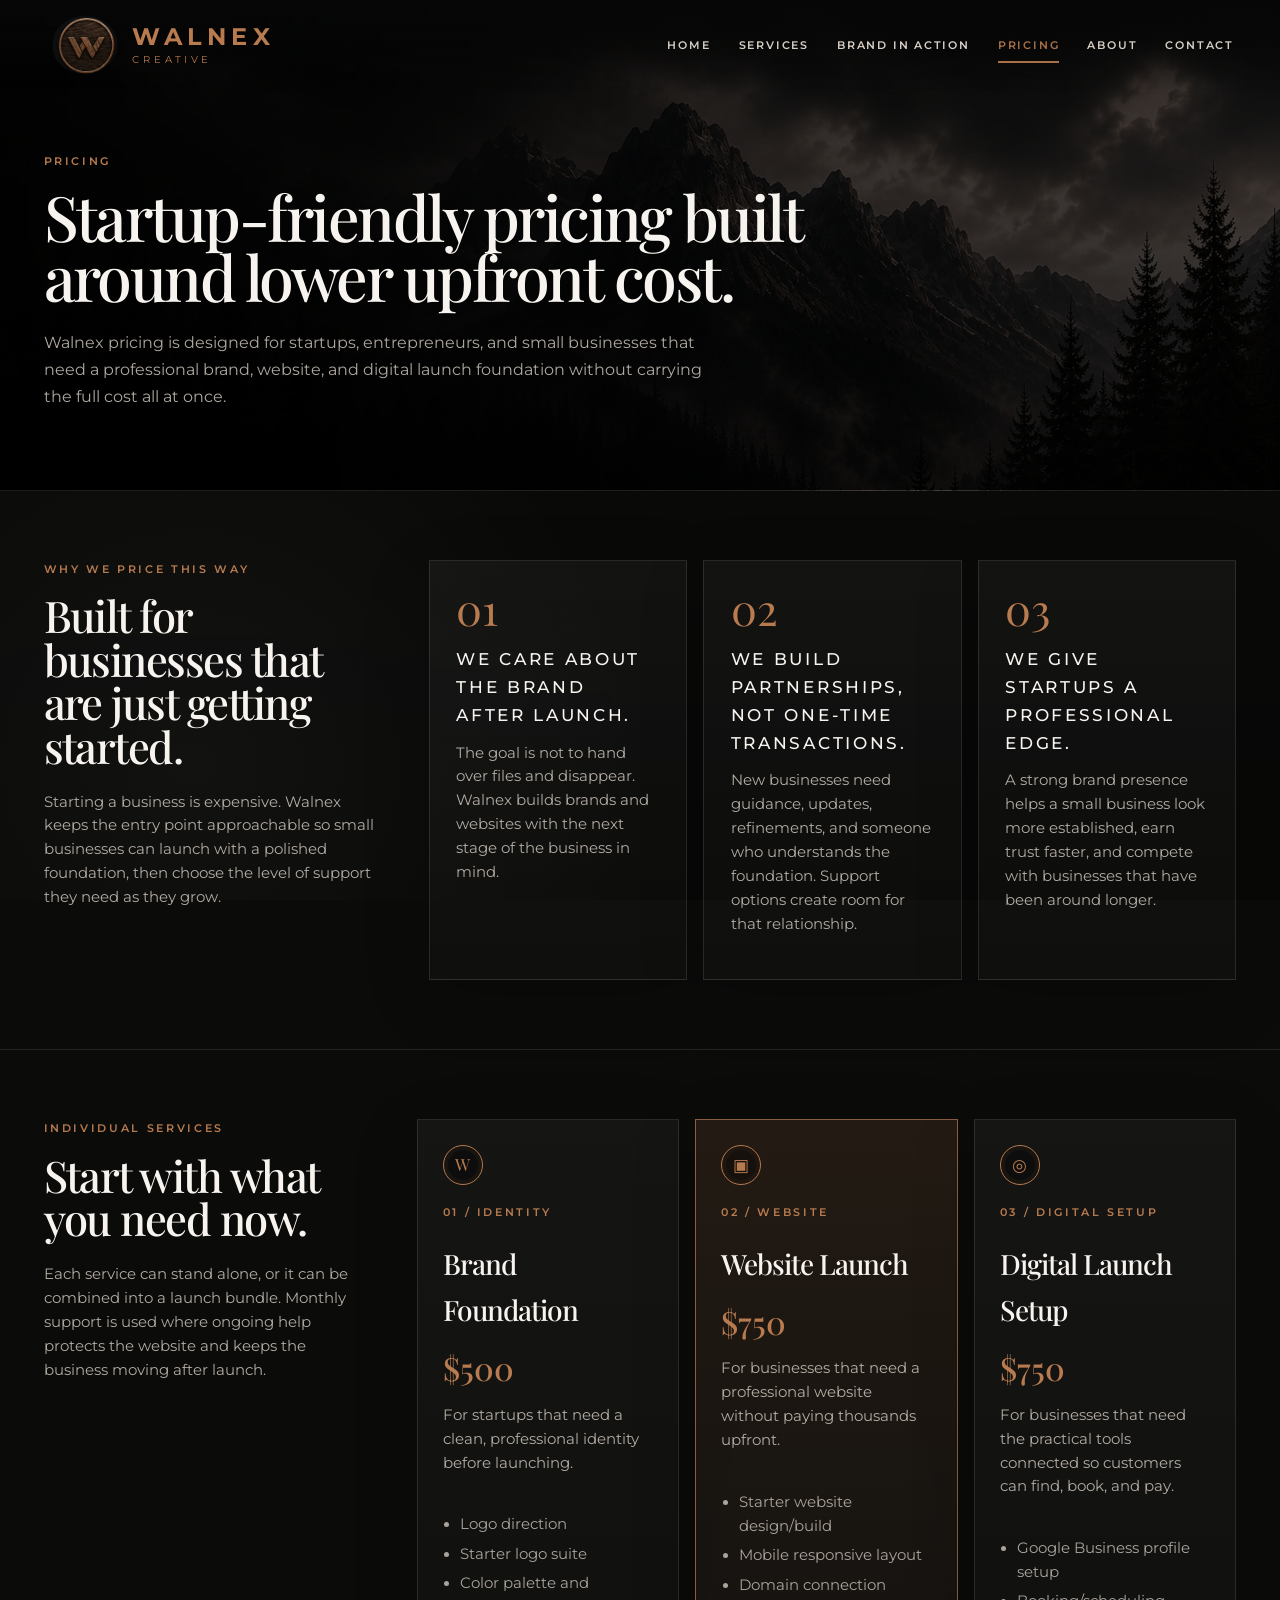
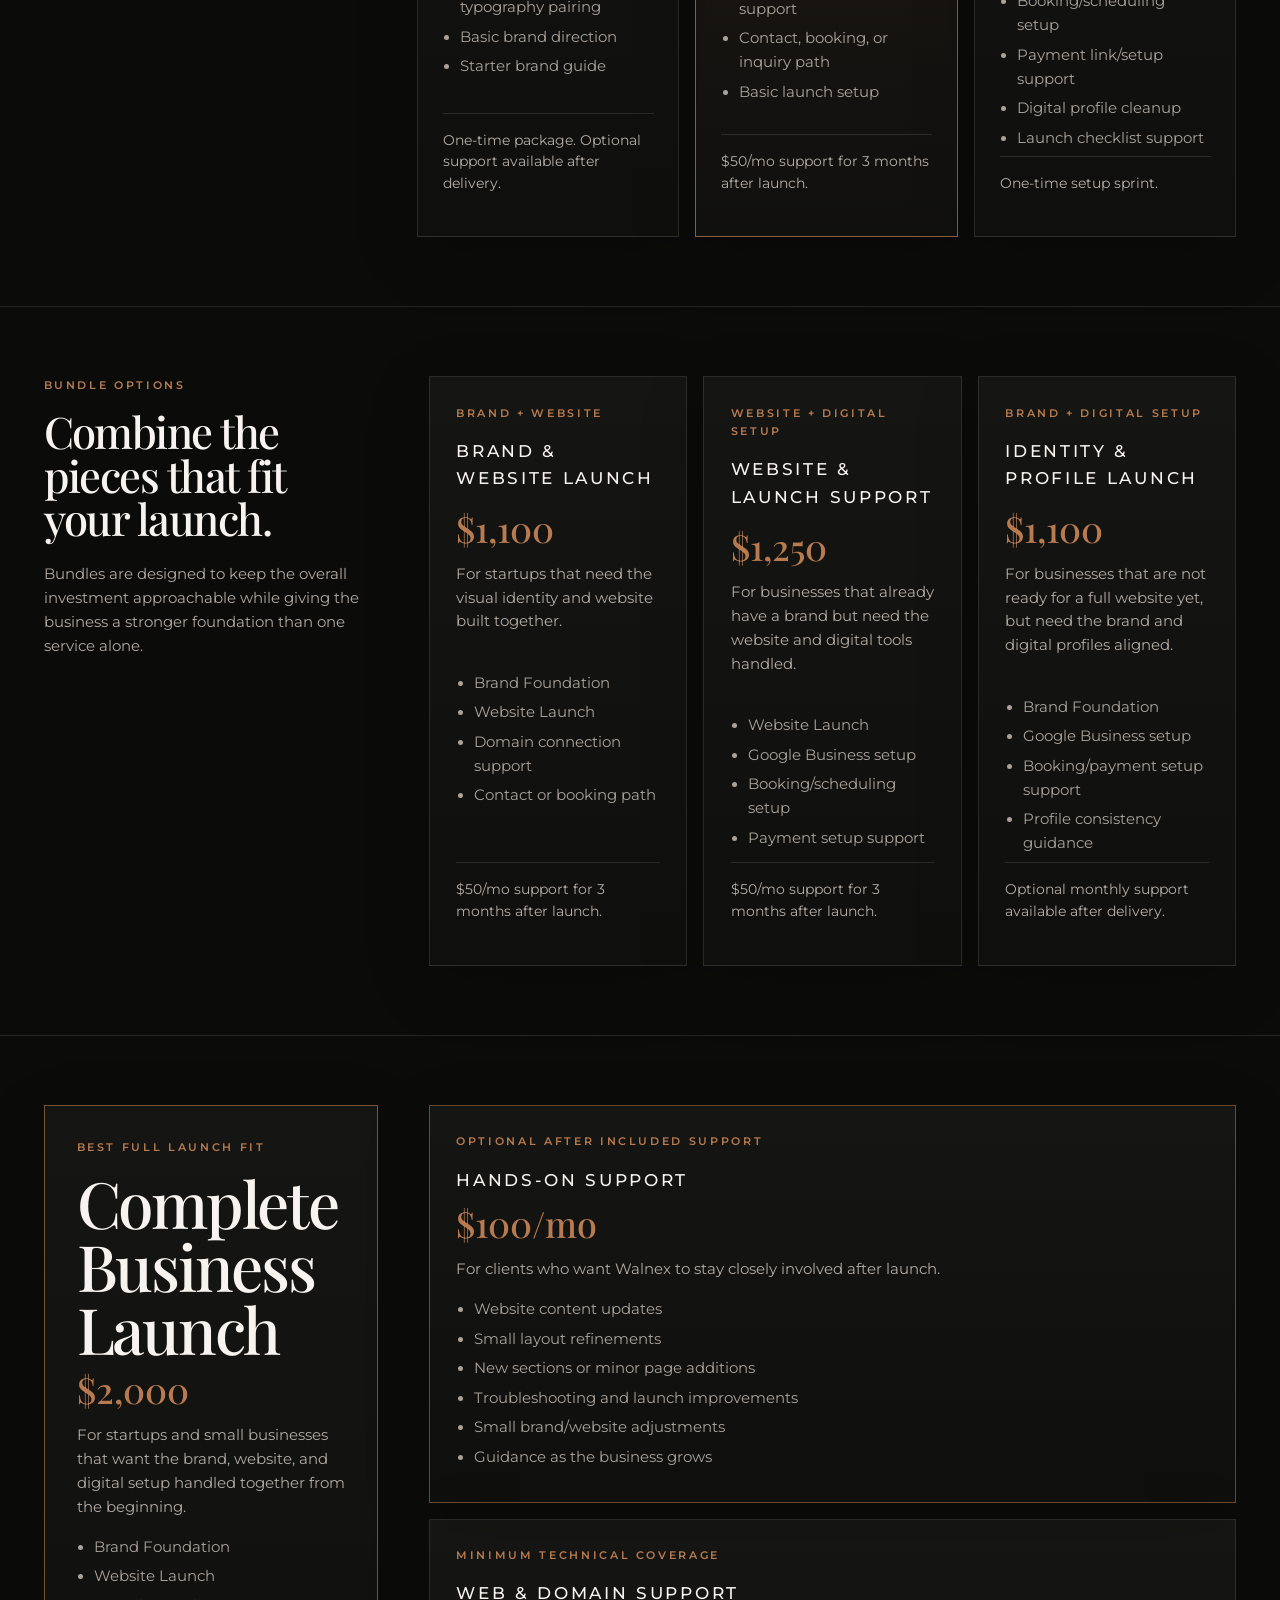
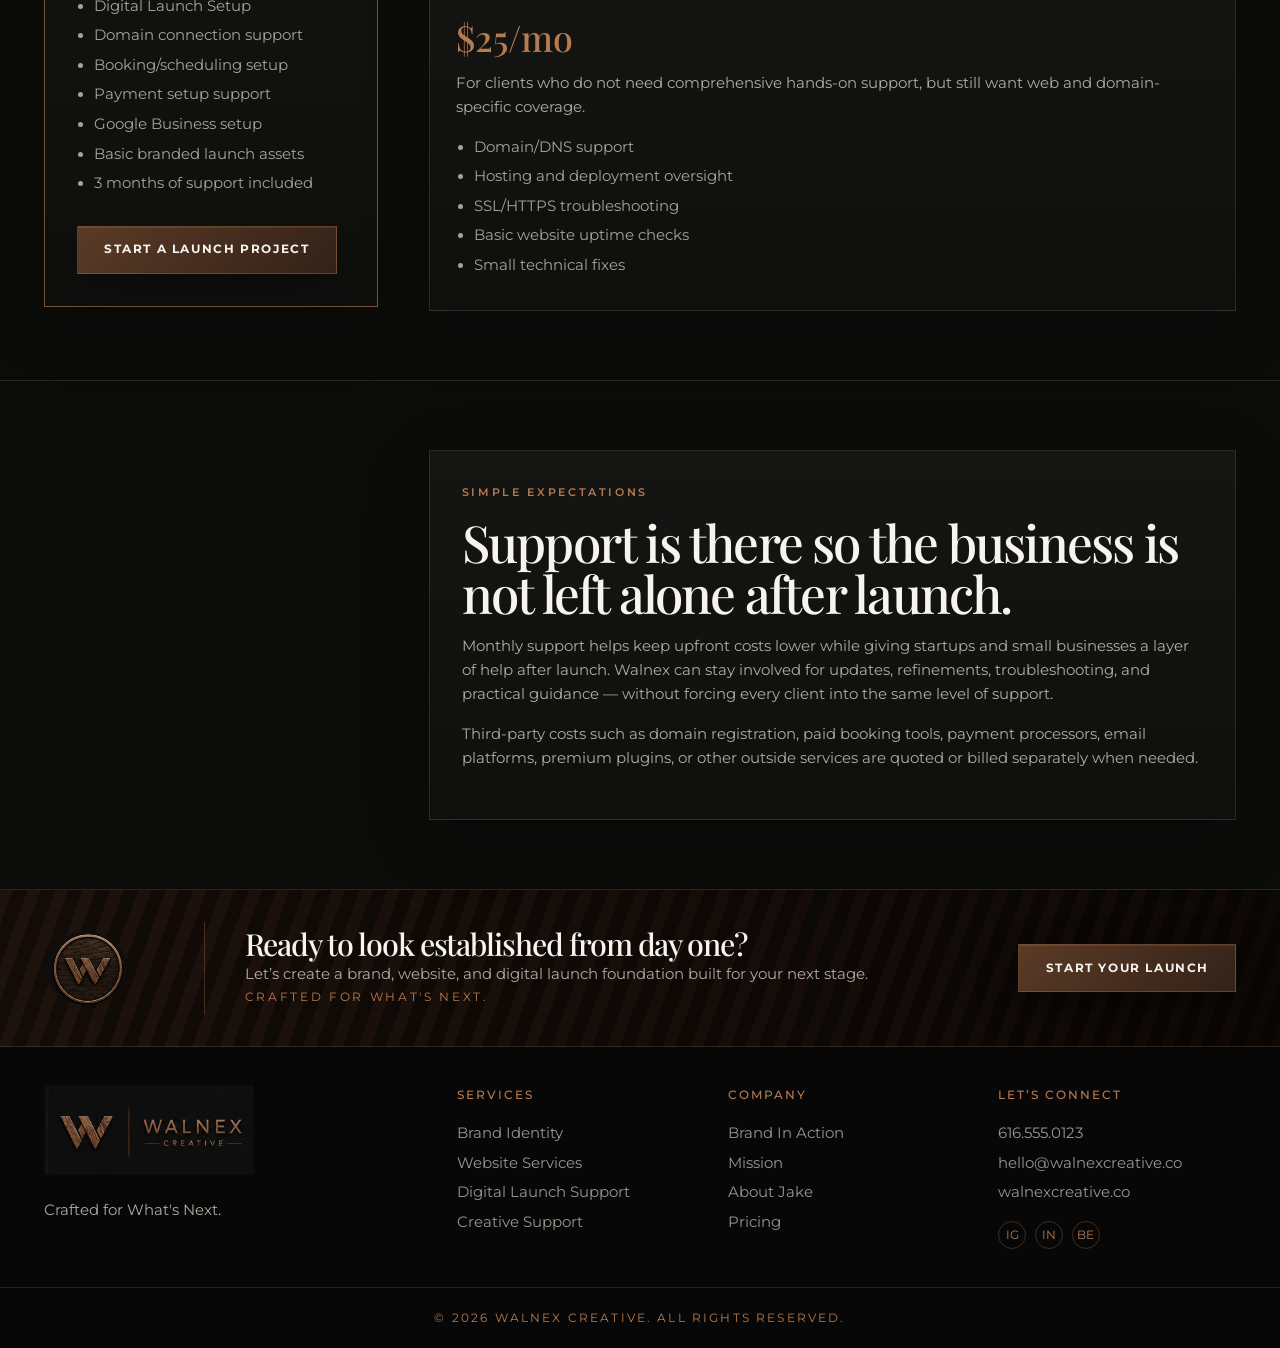
<file: pricing.html>
<!DOCTYPE html>
<html lang="en">
<head>
  <meta charset="UTF-8" />
  <meta name="viewport" content="width=device-width, initial-scale=1.0" />
  <meta name="description" content="Startup-friendly pricing for Walnex Creative brand foundation, website launch, digital setup, launch bundles, and ongoing support." />
  <meta name="theme-color" content="#0b0b0a" />
  <!-- Walnex Creative v3.1.1.1 -->
  <title>Pricing | Walnex Creative v3.1.1</title>
  <link rel="preconnect" href="https://fonts.googleapis.com">
  <link rel="preconnect" href="https://fonts.gstatic.com" crossorigin>
  <link href="https://fonts.googleapis.com/css2?family=Montserrat:wght@300;400;500;600;700;800&family=Playfair+Display:wght@500;600;700;800&display=swap" rel="stylesheet">
  <link rel="icon" href="assets/images/favicon.svg" type="image/svg+xml" />
  <link rel="stylesheet" href="assets/css/styles.css" />

  <style>
    /* Walnex Creative v3.1.1 pricing page update */
    .pricing-philosophy-section,
    .bundle-menu-section,
    .complete-launch-section,
    .pricing-clarity-section{
      display:grid;
      grid-template-columns:minmax(245px, 28%) 1fr;
      gap:clamp(2rem,4vw,4rem);
      align-items:start;
    }

    .pricing-values-grid,
    .bundle-menu-grid{
      display:grid;
      grid-template-columns:repeat(3, minmax(0,1fr));
      gap:1rem;
    }

    .pricing-value-card,
    .bundle-option-card,
    .complete-launch-card,
    .support-options-stack article,
    .clarity-card{
      background:linear-gradient(180deg, rgba(255,255,255,.045), rgba(255,255,255,.018));
      border:1px solid var(--line-soft);
      box-shadow:0 18px 60px rgba(0,0,0,.18);
    }

    .pricing-value-card,
    .bundle-option-card,
    .support-options-stack article,
    .clarity-card{
      padding:1.65rem;
    }

    .pricing-value-card span{
      display:block;
      color:var(--copper);
      font-family:var(--serif);
      font-size:2.7rem;
      line-height:1;
      margin-bottom:1rem;
    }

    .pricing-value-card h3,
    .bundle-option-card h3,
    .support-options-stack h3{
      color:var(--ivory);
      margin-bottom:.75rem;
    }

    .pricing-grid-three{
      grid-template-columns:repeat(3, minmax(0, 1fr)) !important;
    }

    .pricing-note{
      margin-top:auto !important;
      color:rgba(233,225,214,.76) !important;
      border-top:1px solid var(--line-soft);
      padding-top:1rem;
      font-size:.88rem !important;
      line-height:1.55 !important;
    }

    .bundle-option-card{
      min-height:420px;
      display:flex;
      flex-direction:column;
    }

    .bundle-option-card strong,
    .complete-launch-card strong,
    .support-options-stack strong{
      display:block;
      color:var(--copper);
      font-family:var(--serif);
      font-size:clamp(2rem,2.8vw,3.4rem);
      font-weight:500;
      line-height:1;
      margin:.35rem 0 1rem;
    }

    .bundle-option-card ul,
    .complete-launch-card ul,
    .support-options-stack ul{
      margin:1rem 0 0;
      padding-left:1.1rem;
      color:rgba(233,225,214,.70);
    }

    .bundle-option-card li,
    .complete-launch-card li,
    .support-options-stack li{
      margin:.35rem 0;
    }

    .complete-launch-card{
      border-color:rgba(183,123,79,.62);
      padding:2rem;
    }

    .complete-launch-card h2{
      font-size:clamp(2.7rem,5vw,5.8rem);
      line-height:.98;
      margin-bottom:.75rem;
    }

    .complete-launch-card .button{
      margin-top:1.5rem;
    }

    .support-options-stack{
      display:grid;
      gap:1rem;
    }

    .support-options-stack article:first-child{
      border-color:rgba(183,123,79,.52);
    }

    .clarity-card{
      grid-column:2;
      padding:2rem;
      max-width:920px;
    }

    .clarity-card h2{
      font-size:clamp(2.2rem,4vw,4.6rem);
      line-height:1;
      margin-bottom:1rem;
    }

    @media (max-width:1200px){
      .pricing-values-grid,
      .bundle-menu-grid,
      .pricing-grid-three{
        grid-template-columns:repeat(2, minmax(0, 1fr)) !important;
      }
    }

    @media (max-width:900px){
      .pricing-philosophy-section,
      .bundle-menu-section,
      .complete-launch-section,
      .pricing-clarity-section{
        grid-template-columns:1fr;
      }

      .pricing-values-grid,
      .bundle-menu-grid,
      .pricing-grid-three{
        grid-template-columns:1fr !important;
      }

      .clarity-card{
        grid-column:auto;
      }
    }
  </style>

</head>
<body>
<div class="grain" aria-hidden="true"></div>
<header class="site-header" id="top">
  <a class="brand" href="index.html" aria-label="Walnex Creative home">
    <img class="brand-badge" src="assets/images/walnex-mark-round.png" alt="" />
    <span class="brand-copy"><strong>WALNEX</strong><small>CREATIVE</small></span>
  </a>
  <button class="nav-toggle" type="button" aria-expanded="false" aria-controls="site-nav" aria-label="Toggle navigation">
    <span></span><span></span>
  </button>
  <nav class="site-nav" id="site-nav" aria-label="Primary navigation">
    <a class="" href="index.html">Home</a>
    <a class="" href="services.html">Services</a>
    <a class="" href="applications.html">Brand In Action</a>
    <a class="active" href="pricing.html">Pricing</a>
    <a class="" href="about.html">About</a>
    <a class="" href="contact.html">Contact</a>
  </nav>
</header>

<main>

<section class="page-hero compact-hero">
  <div>
    <p class="eyebrow">Pricing</p>
    <h1>Startup-friendly pricing built around lower upfront cost.</h1>
    <p>Walnex pricing is designed for startups, entrepreneurs, and small businesses that need a professional brand, website, and digital launch foundation without carrying the full cost all at once.</p>
  </div>
</section>

<section class="section pricing-philosophy-section">
  <div class="section-kicker reveal">
    <p class="eyebrow">Why we price this way</p>
    <h2>Built for businesses that are just getting started.</h2>
    <p>Starting a business is expensive. Walnex keeps the entry point approachable so small businesses can launch with a polished foundation, then choose the level of support they need as they grow.</p>
  </div>

  <div class="pricing-values-grid">
    <article class="pricing-value-card reveal">
      <span>01</span>
      <h3>We care about the brand after launch.</h3>
      <p>The goal is not to hand over files and disappear. Walnex builds brands and websites with the next stage of the business in mind.</p>
    </article>
    <article class="pricing-value-card reveal">
      <span>02</span>
      <h3>We build partnerships, not one-time transactions.</h3>
      <p>New businesses need guidance, updates, refinements, and someone who understands the foundation. Support options create room for that relationship.</p>
    </article>
    <article class="pricing-value-card reveal">
      <span>03</span>
      <h3>We give startups a professional edge.</h3>
      <p>A strong brand presence helps a small business look more established, earn trust faster, and compete with businesses that have been around longer.</p>
    </article>
  </div>
</section>

<section class="section pricing-services-section">
  <div class="section-kicker reveal">
    <p class="eyebrow">Individual Services</p>
    <h2>Start with what you need now.</h2>
    <p>Each service can stand alone, or it can be combined into a launch bundle. Monthly support is used where ongoing help protects the website and keeps the business moving after launch.</p>
  </div>

  <div class="pricing-service-grid pricing-grid-three">
    <article class="pricing-service-card reveal">
      <span class="circle-icon">W</span>
      <p class="eyebrow">01 / Identity</p>
      <h3>Brand Foundation</h3>
      <strong>$500</strong>
      <p>For startups that need a clean, professional identity before launching.</p>
      <ul>
        <li>Logo direction</li>
        <li>Starter logo suite</li>
        <li>Color palette and typography pairing</li>
        <li>Basic brand direction</li>
        <li>Starter brand guide</li>
      </ul>
      <p class="pricing-note">One-time package. Optional support available after delivery.</p>
    </article>

    <article class="pricing-service-card featured reveal">
      <span class="circle-icon">▣</span>
      <p class="eyebrow">02 / Website</p>
      <h3>Website Launch</h3>
      <strong>$750</strong>
      <p>For businesses that need a professional website without paying thousands upfront.</p>
      <ul>
        <li>Starter website design/build</li>
        <li>Mobile responsive layout</li>
        <li>Domain connection support</li>
        <li>Contact, booking, or inquiry path</li>
        <li>Basic launch setup</li>
      </ul>
      <p class="pricing-note">$50/mo support for 3 months after launch.</p>
    </article>

    <article class="pricing-service-card reveal">
      <span class="circle-icon">◎</span>
      <p class="eyebrow">03 / Digital Setup</p>
      <h3>Digital Launch Setup</h3>
      <strong>$750</strong>
      <p>For businesses that need the practical tools connected so customers can find, book, and pay.</p>
      <ul>
        <li>Google Business profile setup</li>
        <li>Booking/scheduling setup</li>
        <li>Payment link/setup support</li>
        <li>Digital profile cleanup</li>
        <li>Launch checklist support</li>
      </ul>
      <p class="pricing-note">One-time setup sprint.</p>
    </article>
  </div>
</section>

<section class="section bundle-menu-section">
  <div class="section-kicker reveal">
    <p class="eyebrow">Bundle Options</p>
    <h2>Combine the pieces that fit your launch.</h2>
    <p>Bundles are designed to keep the overall investment approachable while giving the business a stronger foundation than one service alone.</p>
  </div>

  <div class="bundle-menu-grid">
    <article class="bundle-option-card reveal">
      <p class="eyebrow">Brand + Website</p>
      <h3>Brand & Website Launch</h3>
      <strong>$1,100</strong>
      <p>For startups that need the visual identity and website built together.</p>
      <ul>
        <li>Brand Foundation</li>
        <li>Website Launch</li>
        <li>Domain connection support</li>
        <li>Contact or booking path</li>
      </ul>
      <p class="pricing-note">$50/mo support for 3 months after launch.</p>
    </article>

    <article class="bundle-option-card reveal">
      <p class="eyebrow">Website + Digital Setup</p>
      <h3>Website & Launch Support</h3>
      <strong>$1,250</strong>
      <p>For businesses that already have a brand but need the website and digital tools handled.</p>
      <ul>
        <li>Website Launch</li>
        <li>Google Business setup</li>
        <li>Booking/scheduling setup</li>
        <li>Payment setup support</li>
      </ul>
      <p class="pricing-note">$50/mo support for 3 months after launch.</p>
    </article>

    <article class="bundle-option-card reveal">
      <p class="eyebrow">Brand + Digital Setup</p>
      <h3>Identity & Profile Launch</h3>
      <strong>$1,100</strong>
      <p>For businesses that are not ready for a full website yet, but need the brand and digital profiles aligned.</p>
      <ul>
        <li>Brand Foundation</li>
        <li>Google Business setup</li>
        <li>Booking/payment setup support</li>
        <li>Profile consistency guidance</li>
      </ul>
      <p class="pricing-note">Optional monthly support available after delivery.</p>
    </article>
  </div>
</section>

<section class="section complete-launch-section">
  <div class="complete-launch-card reveal">
    <p class="eyebrow">Best full launch fit</p>
    <h2>Complete Business Launch</h2>
    <strong>$2,000</strong>
    <p>For startups and small businesses that want the brand, website, and digital setup handled together from the beginning.</p>
    <ul>
      <li>Brand Foundation</li>
      <li>Website Launch</li>
      <li>Digital Launch Setup</li>
      <li>Domain connection support</li>
      <li>Booking/scheduling setup</li>
      <li>Payment setup support</li>
      <li>Google Business setup</li>
      <li>Basic branded launch assets</li>
      <li>3 months of support included</li>
    </ul>
    <a class="button wood-button" href="contact.html">Start a launch project</a>
  </div>

  <div class="support-options-stack reveal">
    <article>
      <p class="eyebrow">Optional after included support</p>
      <h3>Hands-On Support</h3>
      <strong>$100/mo</strong>
      <p>For clients who want Walnex to stay closely involved after launch.</p>
      <ul>
        <li>Website content updates</li>
        <li>Small layout refinements</li>
        <li>New sections or minor page additions</li>
        <li>Troubleshooting and launch improvements</li>
        <li>Small brand/website adjustments</li>
        <li>Guidance as the business grows</li>
      </ul>
    </article>

    <article>
      <p class="eyebrow">Minimum technical coverage</p>
      <h3>Web & Domain Support</h3>
      <strong>$25/mo</strong>
      <p>For clients who do not need comprehensive hands-on support, but still want web and domain-specific coverage.</p>
      <ul>
        <li>Domain/DNS support</li>
        <li>Hosting and deployment oversight</li>
        <li>SSL/HTTPS troubleshooting</li>
        <li>Basic website uptime checks</li>
        <li>Small technical fixes</li>
      </ul>
    </article>
  </div>
</section>

<section class="section pricing-clarity-section">
  <div class="clarity-card reveal">
    <p class="eyebrow">Simple expectations</p>
    <h2>Support is there so the business is not left alone after launch.</h2>
    <p>Monthly support helps keep upfront costs lower while giving startups and small businesses a layer of help after launch. Walnex can stay involved for updates, refinements, troubleshooting, and practical guidance — without forcing every client into the same level of support.</p>
    <p>Third-party costs such as domain registration, paid booking tools, payment processors, email platforms, premium plugins, or other outside services are quoted or billed separately when needed.</p>
  </div>
</section>

</main>

<footer class="site-footer">
  <div class="footer-cta">
    <img src="assets/images/walnex-mark-round.png" alt="" />
    <div class="footer-rule"></div>
    <div>
      <h2>Ready to look established from day one?</h2>
      <p>Let’s create a brand, website, and digital launch foundation built for your next stage.</p>
      <p class="footer-tagline">Crafted for What's Next.</p>
    </div>
    <a class="button wood-button" href="contact.html">Start your launch</a>
  </div>
  <div class="footer-main">
    <div class="footer-brand">
      <img src="assets/images/walnex-logo-horizontal.png" alt="Walnex Creative" />
      <p>Crafted for What's Next.</p>
    </div>
    <div>
      <h3>Services</h3>
      <a href="services.html#branding">Brand Identity</a>
      <a href="services.html#web">Website Services</a>
      <a href="services.html#launch">Digital Launch Support</a>
      <a href="services.html#content">Creative Support</a>
    </div>
    <div>
      <h3>Company</h3>
      <a href="applications.html">Brand In Action</a>
      <a href="about.html">Mission</a>
      <a href="about.html#bio">About Jake</a>
      <a href="pricing.html">Pricing</a>
    </div>
    <div>
      <h3>Let’s Connect</h3>
      <a href="tel:+16165550123">616.555.0123</a>
      <a href="mailto:hello@walnexcreative.co">hello@walnexcreative.co</a>
      <a href="https://walnexcreative.co">walnexcreative.co</a>
      <div class="social-row"><span>IG</span><span>IN</span><span>BE</span></div>
    </div>
  </div>
  <div class="footer-bottom">© <span id="year"></span> Walnex Creative. All rights reserved.</div>
</footer>
<script src="assets/js/main.js"></script>
</body>
</html>
</file>
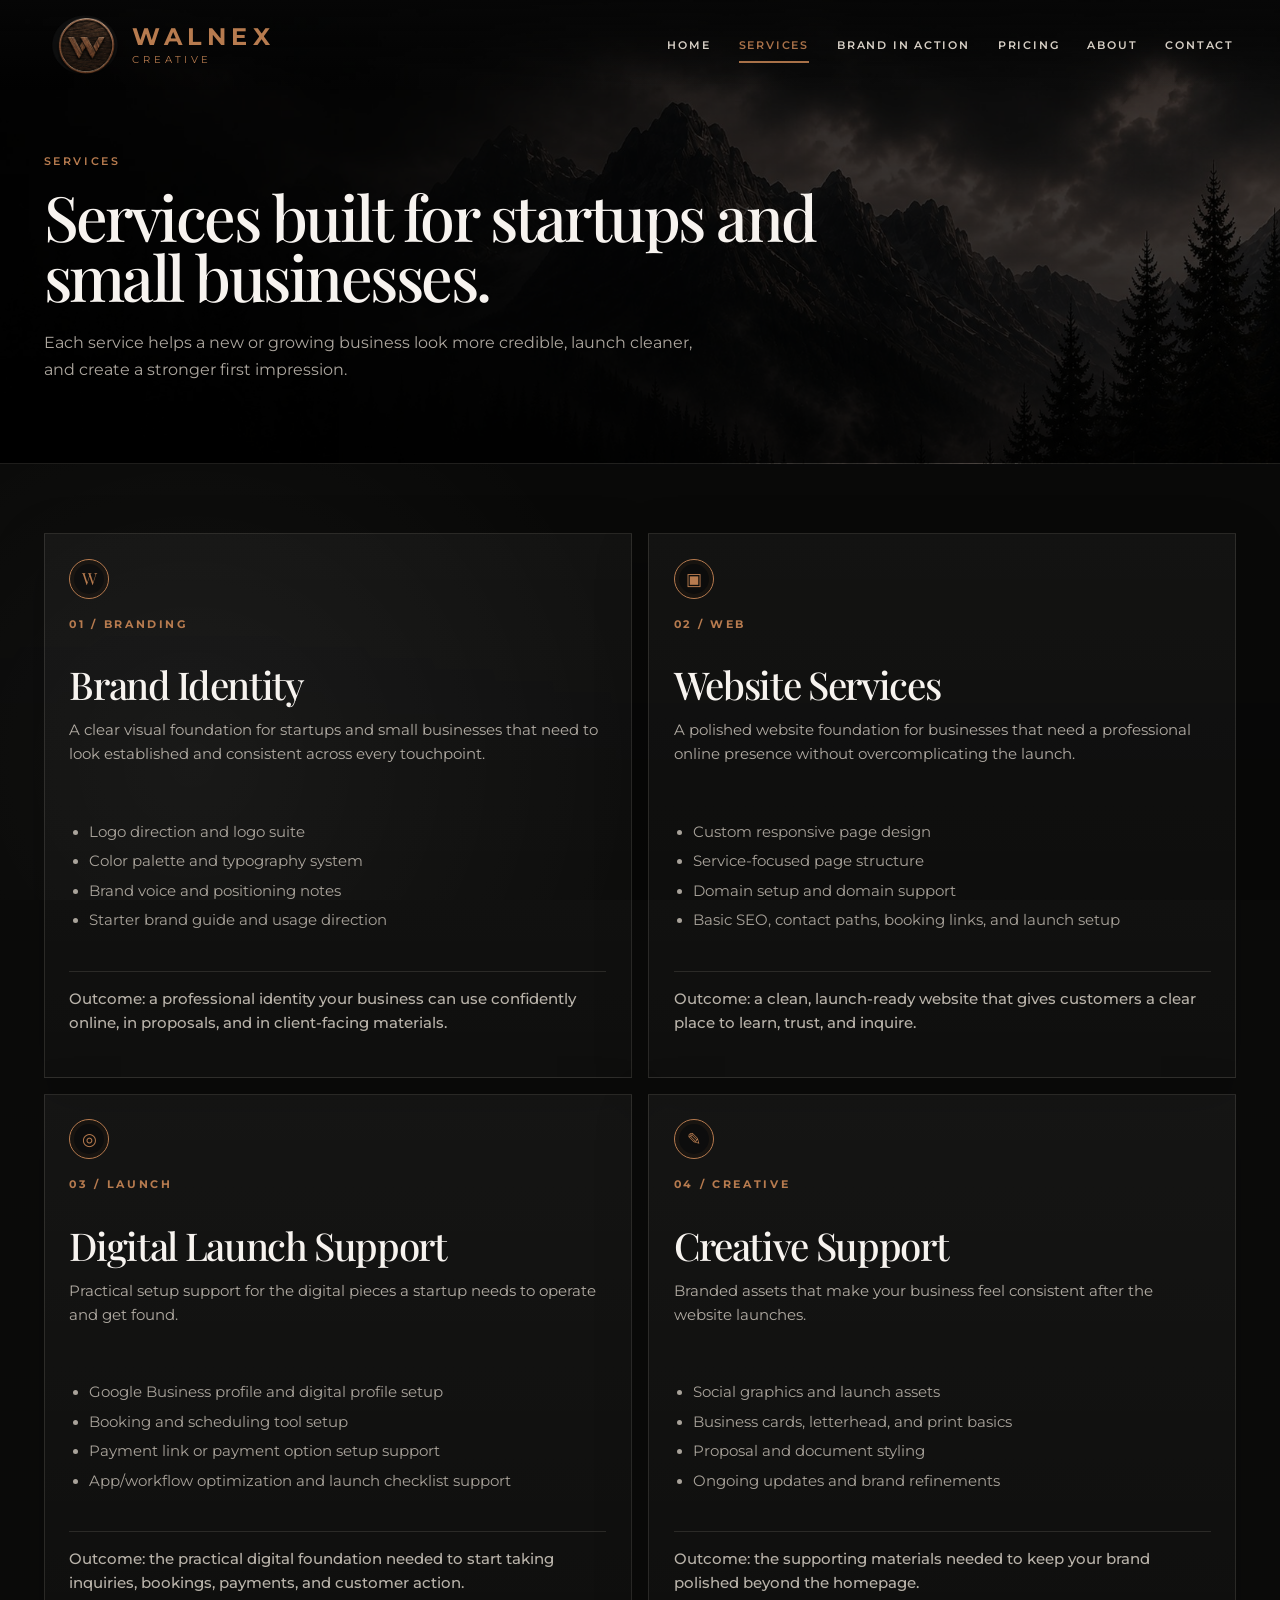
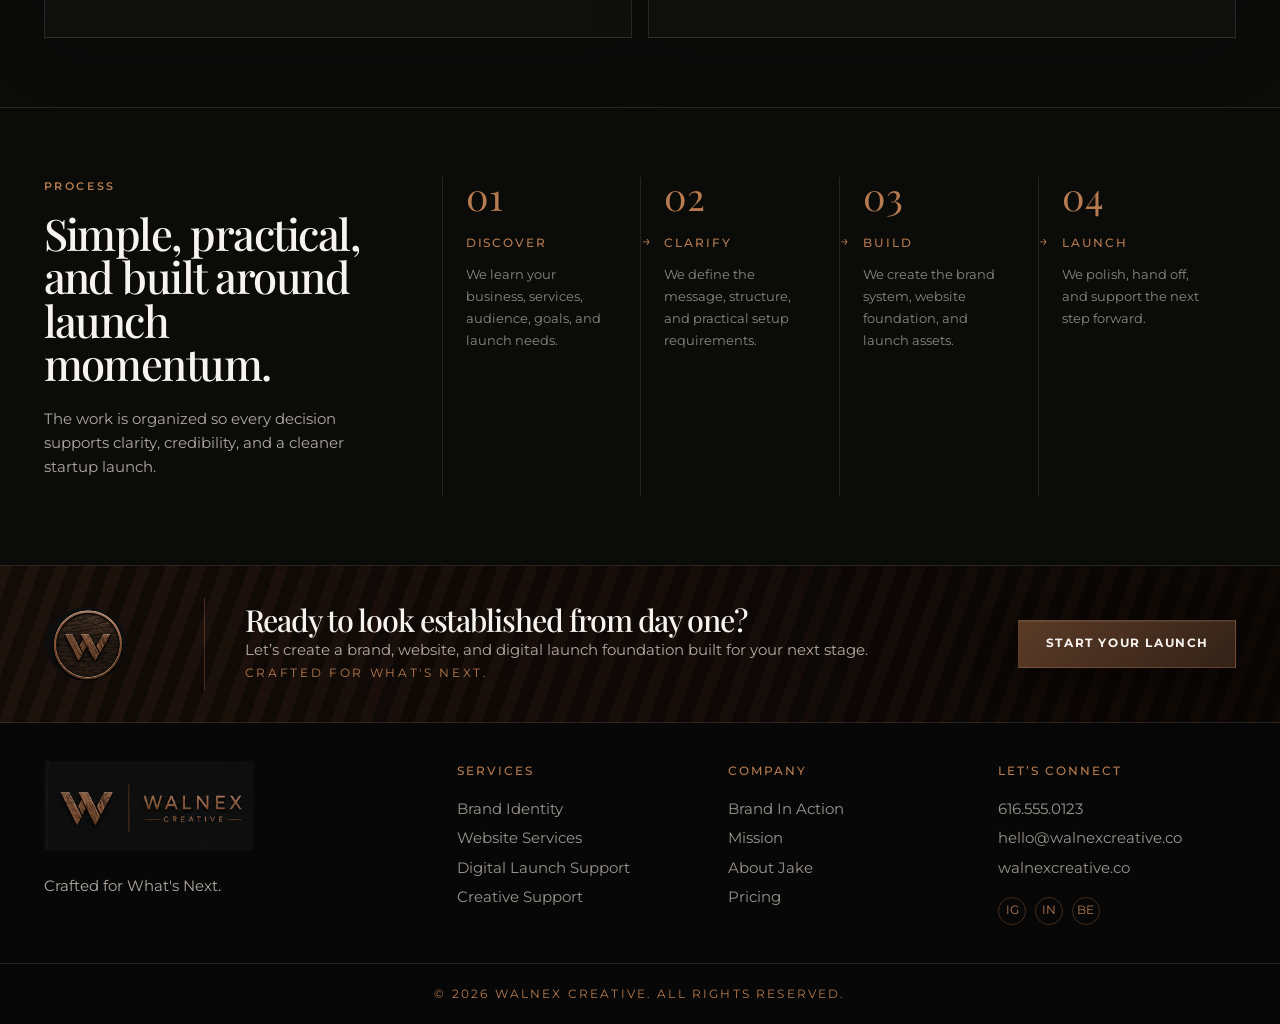
<file: services.html>
<!DOCTYPE html>
<html lang="en">
<head>
  <meta charset="UTF-8" />
  <meta name="viewport" content="width=device-width, initial-scale=1.0" />
  <meta name="description" content="Brand identity, website services, digital launch support, and creative support for startups and small businesses." />
  <meta name="theme-color" content="#0b0b0a" />
  <!-- Walnex Creative v3.1 -->
  <title>Services | Walnex Creative v3.1</title>
  <link rel="preconnect" href="https://fonts.googleapis.com">
  <link rel="preconnect" href="https://fonts.gstatic.com" crossorigin>
  <link href="https://fonts.googleapis.com/css2?family=Montserrat:wght@300;400;500;600;700;800&family=Playfair+Display:wght@500;600;700;800&display=swap" rel="stylesheet">
  <link rel="icon" href="assets/images/favicon.svg" type="image/svg+xml" />
  <link rel="stylesheet" href="assets/css/styles.css" />
</head>
<body>
<div class="grain" aria-hidden="true"></div>
<header class="site-header" id="top">
  <a class="brand" href="index.html" aria-label="Walnex Creative home">
    <img class="brand-badge" src="assets/images/walnex-mark-round.png" alt="" />
    <span class="brand-copy"><strong>WALNEX</strong><small>CREATIVE</small></span>
  </a>
  <button class="nav-toggle" type="button" aria-expanded="false" aria-controls="site-nav" aria-label="Toggle navigation">
    <span></span><span></span>
  </button>
  <nav class="site-nav" id="site-nav" aria-label="Primary navigation">
    <a class="" href="index.html">Home</a>
    <a class="active" href="services.html">Services</a>
    <a class="" href="applications.html">Brand In Action</a>
    <a class="" href="pricing.html">Pricing</a>
    <a class="" href="about.html">About</a>
    <a class="" href="contact.html">Contact</a>
  </nav>
</header>
<main>

<section class="page-hero compact-hero">
  <div>
    <p class="eyebrow">Services</p>
    <h1>Services built for startups and small businesses.</h1>
    <p>Each service helps a new or growing business look more credible, launch cleaner, and create a stronger first impression.</p>
  </div>
</section>

<section class="section service-detail-grid">
  <article class="service-detail reveal" id="branding">
    <span class="circle-icon">W</span>
    <p class="eyebrow">01 / Branding</p>
    <h2>Brand Identity</h2>
    <p>A clear visual foundation for startups and small businesses that need to look established and consistent across every touchpoint.</p>
    <ul>
      <li>Logo direction and logo suite</li>
      <li>Color palette and typography system</li>
      <li>Brand voice and positioning notes</li>
      <li>Starter brand guide and usage direction</li>
    </ul>
    <p class="service-outcome">Outcome: a professional identity your business can use confidently online, in proposals, and in client-facing materials.</p>
  </article>

  <article class="service-detail reveal" id="web">
    <span class="circle-icon">▣</span>
    <p class="eyebrow">02 / Web</p>
    <h2>Website Services</h2>
    <p>A polished website foundation for businesses that need a professional online presence without overcomplicating the launch.</p>
    <ul>
      <li>Custom responsive page design</li>
      <li>Service-focused page structure</li>
      <li>Domain setup and domain support</li>
      <li>Basic SEO, contact paths, booking links, and launch setup</li>
    </ul>
    <p class="service-outcome">Outcome: a clean, launch-ready website that gives customers a clear place to learn, trust, and inquire.</p>
  </article>

  <article class="service-detail reveal" id="launch">
    <span class="circle-icon">◎</span>
    <p class="eyebrow">03 / Launch</p>
    <h2>Digital Launch Support</h2>
    <p>Practical setup support for the digital pieces a startup needs to operate and get found.</p>
    <ul>
      <li>Google Business profile and digital profile setup</li>
      <li>Booking and scheduling tool setup</li>
      <li>Payment link or payment option setup support</li>
      <li>App/workflow optimization and launch checklist support</li>
    </ul>
    <p class="service-outcome">Outcome: the practical digital foundation needed to start taking inquiries, bookings, payments, and customer action.</p>
  </article>

  <article class="service-detail reveal" id="content">
    <span class="circle-icon">✎</span>
    <p class="eyebrow">04 / Creative</p>
    <h2>Creative Support</h2>
    <p>Branded assets that make your business feel consistent after the website launches.</p>
    <ul>
      <li>Social graphics and launch assets</li>
      <li>Business cards, letterhead, and print basics</li>
      <li>Proposal and document styling</li>
      <li>Ongoing updates and brand refinements</li>
    </ul>
    <p class="service-outcome">Outcome: the supporting materials needed to keep your brand polished beyond the homepage.</p>
  </article>
</section>

<section class="section process-section" id="process">
  <div class="section-kicker reveal">
    <p class="eyebrow">Process</p>
    <h2>Simple, practical, and built around launch momentum.</h2>
    <p>The work is organized so every decision supports clarity, credibility, and a cleaner startup launch.</p>
  </div>
  <div class="process-row">
    <article class="process-step reveal"><span>01</span><h3>Discover</h3><p>We learn your business, services, audience, goals, and launch needs.</p></article>
    <article class="process-step reveal"><span>02</span><h3>Clarify</h3><p>We define the message, structure, and practical setup requirements.</p></article>
    <article class="process-step reveal"><span>03</span><h3>Build</h3><p>We create the brand system, website foundation, and launch assets.</p></article>
    <article class="process-step reveal"><span>04</span><h3>Launch</h3><p>We polish, hand off, and support the next step forward.</p></article>
  </div>
</section>

</main>
<footer class="site-footer">
  <div class="footer-cta">
    <img src="assets/images/walnex-mark-round.png" alt="" />
    <div class="footer-rule"></div>
    <div>
      <h2>Ready to look established from day one?</h2>
      <p>Let’s create a brand, website, and digital launch foundation built for your next stage.</p>
      <p class="footer-tagline">Crafted for What's Next.</p>
    </div>
    <a class="button wood-button" href="contact.html">Start your launch</a>
  </div>
  <div class="footer-main">
    <div class="footer-brand">
      <img src="assets/images/walnex-logo-horizontal.png" alt="Walnex Creative" />
      <p>Crafted for What's Next.</p>
    </div>
    <div>
      <h3>Services</h3>
      <a href="services.html#branding">Brand Identity</a>
      <a href="services.html#web">Website Services</a>
      <a href="services.html#launch">Digital Launch Support</a>
      <a href="services.html#content">Creative Support</a>
    </div>
    <div>
      <h3>Company</h3>
      <a href="applications.html">Brand In Action</a>
      <a href="about.html">Mission</a>
      <a href="about.html#bio">About Jake</a>
      <a href="pricing.html">Pricing</a>
    </div>
    <div>
      <h3>Let’s Connect</h3>
      <a href="tel:+16165550123">616.555.0123</a>
      <a href="mailto:hello@walnexcreative.co">hello@walnexcreative.co</a>
      <a href="https://walnexcreative.co">walnexcreative.co</a>
      <div class="social-row"><span>IG</span><span>IN</span><span>BE</span></div>
    </div>
  </div>
  <div class="footer-bottom">© <span id="year"></span> Walnex Creative. All rights reserved.</div>
</footer>
<script src="assets/js/main.js"></script>
</body>
</html>
</file>
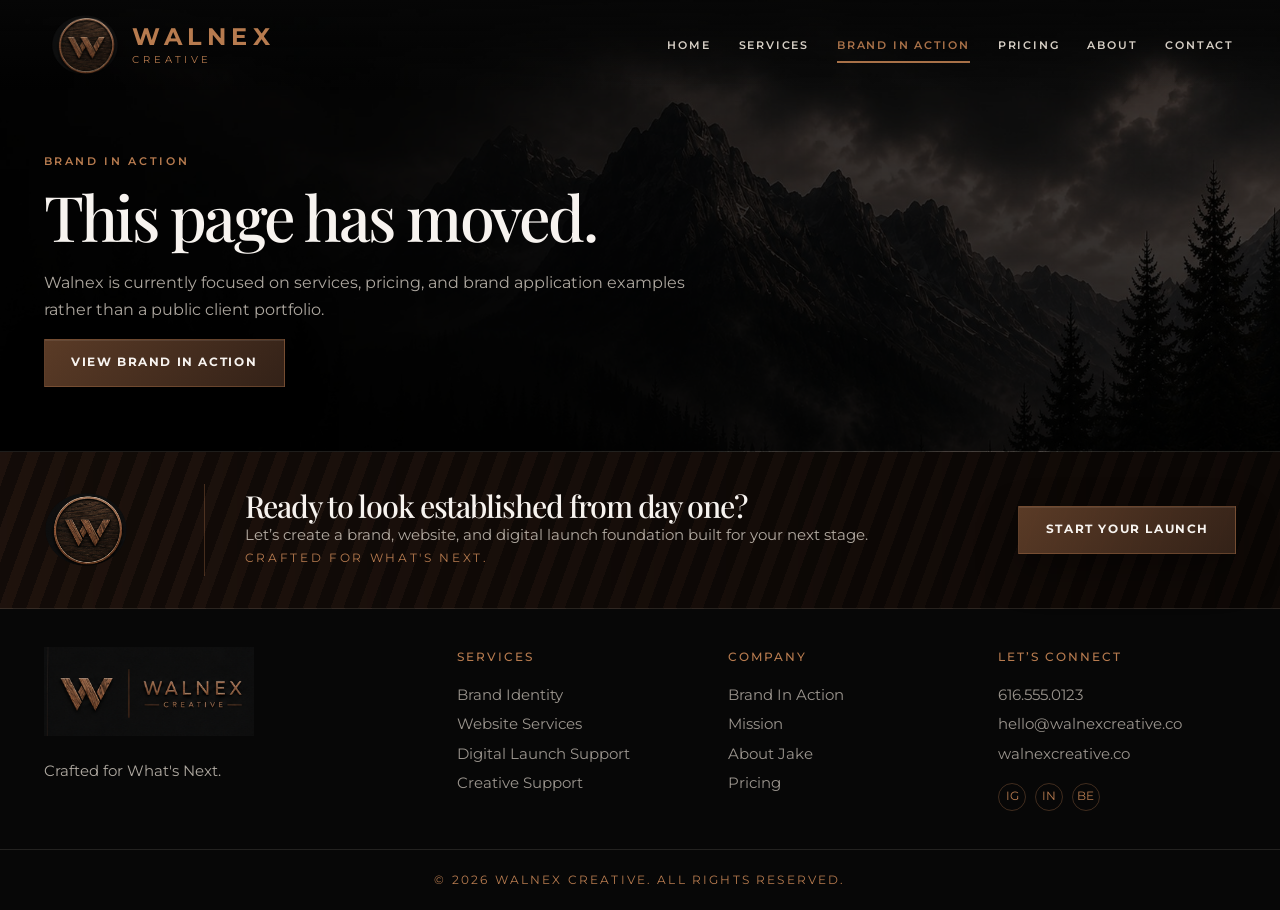
<file: work.html>
<!DOCTYPE html>
<html lang="en">
<head>
  <meta charset="UTF-8" />
  <meta name="viewport" content="width=device-width, initial-scale=1.0" />
  <meta name="description" content="Walnex Creative is focused on services, pricing, and brand application examples." />
  <meta name="theme-color" content="#0b0b0a" />
  <!-- Walnex Creative v3.1 -->
  <title>Moved | Walnex Creative v3.1</title>
  <link rel="preconnect" href="https://fonts.googleapis.com">
  <link rel="preconnect" href="https://fonts.gstatic.com" crossorigin>
  <link href="https://fonts.googleapis.com/css2?family=Montserrat:wght@300;400;500;600;700;800&family=Playfair+Display:wght@500;600;700;800&display=swap" rel="stylesheet">
  <link rel="icon" href="assets/images/favicon.svg" type="image/svg+xml" />
  <link rel="stylesheet" href="assets/css/styles.css" />
</head>
<body>
<div class="grain" aria-hidden="true"></div>
<header class="site-header" id="top">
  <a class="brand" href="index.html" aria-label="Walnex Creative home">
    <img class="brand-badge" src="assets/images/walnex-mark-round.png" alt="" />
    <span class="brand-copy"><strong>WALNEX</strong><small>CREATIVE</small></span>
  </a>
  <button class="nav-toggle" type="button" aria-expanded="false" aria-controls="site-nav" aria-label="Toggle navigation">
    <span></span><span></span>
  </button>
  <nav class="site-nav" id="site-nav" aria-label="Primary navigation">
    <a class="" href="index.html">Home</a>
    <a class="" href="services.html">Services</a>
    <a class="active" href="applications.html">Brand In Action</a>
    <a class="" href="pricing.html">Pricing</a>
    <a class="" href="about.html">About</a>
    <a class="" href="contact.html">Contact</a>
  </nav>
</header>
<main>

<section class="page-hero compact-hero">
  <div>
    <p class="eyebrow">Brand In Action</p>
    <h1>This page has moved.</h1>
    <p>Walnex is currently focused on services, pricing, and brand application examples rather than a public client portfolio.</p>
    <a class="button wood-button" href="applications.html">View Brand In Action</a>
  </div>
</section>

</main>
<footer class="site-footer">
  <div class="footer-cta">
    <img src="assets/images/walnex-mark-round.png" alt="" />
    <div class="footer-rule"></div>
    <div>
      <h2>Ready to look established from day one?</h2>
      <p>Let’s create a brand, website, and digital launch foundation built for your next stage.</p>
      <p class="footer-tagline">Crafted for What's Next.</p>
    </div>
    <a class="button wood-button" href="contact.html">Start your launch</a>
  </div>
  <div class="footer-main">
    <div class="footer-brand">
      <img src="assets/images/walnex-logo-horizontal.png" alt="Walnex Creative" />
      <p>Crafted for What's Next.</p>
    </div>
    <div>
      <h3>Services</h3>
      <a href="services.html#branding">Brand Identity</a>
      <a href="services.html#web">Website Services</a>
      <a href="services.html#launch">Digital Launch Support</a>
      <a href="services.html#content">Creative Support</a>
    </div>
    <div>
      <h3>Company</h3>
      <a href="applications.html">Brand In Action</a>
      <a href="about.html">Mission</a>
      <a href="about.html#bio">About Jake</a>
      <a href="pricing.html">Pricing</a>
    </div>
    <div>
      <h3>Let’s Connect</h3>
      <a href="tel:+16165550123">616.555.0123</a>
      <a href="mailto:hello@walnexcreative.co">hello@walnexcreative.co</a>
      <a href="https://walnexcreative.co">walnexcreative.co</a>
      <div class="social-row"><span>IG</span><span>IN</span><span>BE</span></div>
    </div>
  </div>
  <div class="footer-bottom">© <span id="year"></span> Walnex Creative. All rights reserved.</div>
</footer>
<script src="assets/js/main.js"></script>
</body>
</html>
</file>
<file: assets/css/styles.css>
:root{
  --charcoal:#0b0b0a;
  --charcoal-2:#111111;
  --ink:#171717;
  --walnut:#4b3326;
  --copper:#b77b4f;
  --copper-2:#8f5a37;
  --sand:#e9e1d6;
  --ivory:#f7f3ef;
  --slate:#6d6a67;
  --forest:#203327;
  --line:rgba(183,123,79,.32);
  --line-soft:rgba(233,225,214,.12);
  --shadow:0 28px 80px rgba(0,0,0,.55);
  --serif:"Playfair Display", Georgia, serif;
  --sans:"Montserrat", Arial, sans-serif;
}

*{box-sizing:border-box}
html{scroll-behavior:smooth}
body{
  margin:0;
  background:var(--charcoal);
  color:var(--sand);
  font-family:var(--sans);
  font-size:15.5px;
  line-height:1.65;
  overflow-x:hidden;
}
body::before{
  content:"";
  position:fixed;
  inset:0;
  pointer-events:none;
  background:
    radial-gradient(circle at 50% 0%, rgba(183,123,79,.12), transparent 42%),
    radial-gradient(circle at 15% 85%, rgba(255,255,255,.04), transparent 34%),
    linear-gradient(180deg, rgba(255,255,255,.035), transparent 20%, rgba(0,0,0,.25));
  z-index:-2;
}
.grain{
  position:fixed;
  inset:0;
  opacity:.25;
  pointer-events:none;
  z-index:999;
  mix-blend-mode:soft-light;
  background-image:
    linear-gradient(0deg, rgba(255,255,255,.03) 1px, transparent 1px),
    linear-gradient(90deg, rgba(255,255,255,.02) 1px, transparent 1px);
  background-size:5px 5px;
}
a{color:inherit;text-decoration:none}
img{display:block;max-width:100%}
p{margin:0 0 1rem;color:rgba(233,225,214,.74)}
h1,h2,h3{margin:0;color:var(--ivory);font-weight:500}
h1,h2{font-family:var(--serif)}
h1{font-size:clamp(4rem,8vw,8.8rem);line-height:.92;letter-spacing:-.04em}
h2{font-size:clamp(2.35rem,4vw,4.7rem);line-height:1;letter-spacing:-.035em}
h3{font-size:1.05rem;letter-spacing:.16em;text-transform:uppercase}
.eyebrow{
  color:var(--copper);
  text-transform:uppercase;
  font-weight:600;
  letter-spacing:.22em;
  font-size:.78rem;
  margin-bottom:1rem;
}
.copper-rule{
  width:72px;
  height:2px;
  background:var(--copper);
  margin:2rem 0 1.5rem;
}
.button{
  display:inline-flex;
  align-items:center;
  justify-content:center;
  min-height:56px;
  padding:0 2rem;
  border:1px solid var(--line);
  text-transform:uppercase;
  letter-spacing:.14em;
  font-size:.82rem;
  font-weight:700;
  transition:.35s ease;
}
.wood-button{
  color:var(--ivory);
  background:
    linear-gradient(135deg, rgba(92,60,39,.98), rgba(52,34,24,.98)),
    repeating-linear-gradient(110deg, rgba(255,255,255,.06) 0 2px, transparent 2px 9px);
  box-shadow:inset 0 1px rgba(255,255,255,.08), 0 16px 40px rgba(0,0,0,.35);
}
.button:hover{transform:translateY(-2px);border-color:rgba(183,123,79,.75);box-shadow:0 18px 50px rgba(0,0,0,.45)}
.text-link{
  display:inline-flex;
  gap:.5rem;
  align-items:center;
  color:var(--copper);
  text-transform:uppercase;
  letter-spacing:.14em;
  font-size:.82rem;
  font-weight:700;
}
.text-link span{transition:.25s ease}
.text-link:hover span{transform:translateX(4px)}

.site-header{
  position:fixed;
  inset:0 0 auto 0;
  z-index:100;
  display:flex;
  justify-content:space-between;
  align-items:center;
  padding:2rem clamp(1.2rem,4vw,4.5rem);
  background:linear-gradient(180deg, rgba(7,7,7,.86), rgba(7,7,7,.35), transparent);
  transition:.35s ease;
}
.site-header.scrolled{
  padding-top:1rem;
  padding-bottom:1rem;
  background:rgba(8,8,8,.88);
  backdrop-filter:blur(18px);
  border-bottom:1px solid var(--line-soft);
}
.brand{
  display:flex;
  align-items:center;
  gap:.75rem;
  min-width:230px;
}
.brand-badge{
  width:58px;
  height:58px;
  object-fit:contain;
}
.brand-copy strong{
  display:block;
  color:var(--copper);
  font-size:1.28rem;
  letter-spacing:.20em;
  line-height:1;
}
.brand-copy small{
  display:block;
  color:var(--copper);
  font-size:.58rem;
  letter-spacing:.32em;
  line-height:1.2;
  margin-top:.18rem;
}
.site-nav{display:flex;gap:3.1rem;align-items:center}
.site-nav a{
  position:relative;
  color:var(--sand);
  font-size:.78rem;
  text-transform:uppercase;
  letter-spacing:.20em;
  font-weight:600;
  opacity:.92;
}
.site-nav a::after{
  content:"";
  position:absolute;
  left:0;
  bottom:-.55rem;
  width:100%;
  height:2px;
  background:var(--copper);
  transform:scaleX(0);
  transform-origin:left;
  transition:.28s ease;
}
.site-nav a:hover::after,.site-nav a.active::after{transform:scaleX(1)}
.site-nav a.active{color:var(--copper)}
.nav-toggle{display:none}

.hero{
  position:relative;
  min-height:760px;
  height:100vh;
  display:flex;
  align-items:center;
  padding:9rem clamp(1.4rem,7vw,8rem) 6rem;
  border-bottom:1px solid var(--line-soft);
  overflow:hidden;
}
.hero-bg{
  position:absolute;
  inset:0;
  background:
    radial-gradient(circle at 58% 24%, rgba(233,225,214,.08), transparent 28%),
    linear-gradient(90deg, rgba(0,0,0,.88) 0%, rgba(0,0,0,.72) 34%, rgba(0,0,0,.40) 60%, rgba(0,0,0,.82) 100%),
    linear-gradient(180deg, rgba(0,0,0,.18) 0%, rgba(0,0,0,.38) 38%, rgba(0,0,0,.78) 100%),
    url("../images/forest-reference-1.png") center center / cover no-repeat;
  transform:none;
}
.hero-content{
  position:relative;
  z-index:1;
  width:min(760px, 92vw);
  margin-left:clamp(0rem,2vw,3rem);
  margin-top:5rem;
}
.hero-content h1{
  text-shadow:0 18px 38px rgba(0,0,0,.55);
}
.hero-lede{
  max-width:520px;
  font-size:1.25rem;
  color:rgba(233,225,214,.78);
  margin-bottom:2rem;
}

.service-band{
  display:grid;
  grid-template-columns:repeat(4,1fr);
  border-bottom:1px solid var(--line-soft);
  background:linear-gradient(180deg, rgba(18,18,18,.96), rgba(10,10,10,.98));
}
.band-item{
  display:flex;
  gap:1.35rem;
  min-height:142px;
  padding:2rem clamp(1.2rem,2.4vw,3rem);
  border-right:1px solid var(--line-soft);
  align-items:flex-start;
}
.band-item:last-child{border-right:0}
.circle-icon{
  flex:0 0 auto;
  width:48px;
  height:48px;
  display:grid;
  place-items:center;
  border:1px solid var(--copper);
  border-radius:999px;
  color:var(--copper);
  font-family:var(--serif);
  font-size:1.35rem;
  background:rgba(0,0,0,.35);
  box-shadow:inset 0 0 0 4px rgba(183,123,79,.06);
}
.band-item h3{color:var(--copper);font-size:.82rem;margin-bottom:.35rem}
.band-item p{font-size:.95rem;margin:0;color:rgba(233,225,214,.62)}

.section{
  padding:clamp(4rem,7vw,8rem) clamp(1.4rem,4vw,4.5rem);
  border-bottom:1px solid var(--line-soft);
}
.work-preview{
  display:grid;
  grid-template-columns:minmax(220px, 28%) 1fr;
  gap:clamp(2rem,4vw,4.5rem);
  align-items:start;
}
.section-kicker h2{margin-bottom:1.4rem}
.section-kicker p:not(.eyebrow){max-width:390px}
.case-grid{
  display:grid;
  grid-template-columns:repeat(3,1fr);
  gap:1rem;
}
.case-card{
  background:rgba(255,255,255,.035);
  border:1px solid var(--line-soft);
  overflow:hidden;
  transition:.35s ease;
}
.case-card:hover{transform:translateY(-6px);border-color:rgba(183,123,79,.55);box-shadow:var(--shadow)}
.case-card img{
  height:310px;
  width:100%;
  object-fit:cover;
  filter:saturate(.82) contrast(1.08) brightness(.72);
}
.case-card div{
  position:relative;
  padding:1.4rem 1.25rem;
  min-height:116px;
}
.case-card h3{font-size:.82rem;color:var(--ivory);margin-bottom:.4rem}
.case-card p{font-size:.95rem;margin:0;color:rgba(233,225,214,.58)}
.case-card span{
  position:absolute;
  right:1.2rem;
  bottom:1.4rem;
  color:var(--copper);
  font-size:1.4rem;
}

.process-section{
  display:grid;
  grid-template-columns:minmax(250px,28%) 1fr;
  gap:clamp(2rem,5vw,5.5rem);
}
.process-row{
  display:grid;
  grid-template-columns:repeat(4,1fr);
  gap:0;
}
.process-step{
  position:relative;
  padding:0 2rem;
  border-left:1px solid var(--line-soft);
}
.process-step::after{
  content:"→";
  position:absolute;
  top:3.3rem;
  right:-.65rem;
  color:var(--copper);
}
.process-step:last-child::after{display:none}
.process-step span{
  display:block;
  color:var(--copper);
  font-family:var(--serif);
  font-size:3rem;
  line-height:1;
  margin-bottom:1.2rem;
}
.process-step h3{color:var(--copper);font-size:.82rem;margin-bottom:.6rem}
.process-step p{font-size:.95rem;margin:0;color:rgba(233,225,214,.58)}

.footer-cta{
  display:grid;
  grid-template-columns:120px 1px 1fr auto;
  gap:2.5rem;
  align-items:center;
  padding:2.5rem clamp(1.4rem,4vw,4.5rem);
  background:
    linear-gradient(90deg, rgba(0,0,0,.30), rgba(0,0,0,.65)),
    repeating-linear-gradient(110deg, #2b1a12 0 12px, #1a100b 12px 26px);
  border-bottom:1px solid var(--line-soft);
}
.footer-cta img{width:110px;height:110px;object-fit:contain}
.footer-rule{height:92px;background:var(--line)}
.footer-cta h2{font-size:2.3rem;margin-bottom:.2rem}
.footer-cta p{margin:0}

.site-footer{background:#070707}
.footer-main{
  display:grid;
  grid-template-columns:1.6fr repeat(3,1fr);
  gap:2rem;
  padding:3rem clamp(1.4rem,4vw,4.5rem);
  border-bottom:1px solid var(--line-soft);
}
.footer-brand img{width:250px;margin-bottom:1.5rem}
.footer-main h3{
  color:var(--copper);
  font-size:.78rem;
  margin-bottom:1rem;
}
.footer-main a{
  display:block;
  color:rgba(233,225,214,.65);
  margin:.35rem 0;
}
.footer-main a:hover{color:var(--copper)}
.social-row{display:flex;gap:.55rem;margin-top:1rem}
.social-row span{
  width:28px;height:28px;display:grid;place-items:center;
  border:1px solid var(--line);border-radius:50%;color:var(--copper);font-size:.72rem;
}
.footer-bottom{
  text-align:center;
  padding:1.25rem;
  color:var(--copper);
  text-transform:uppercase;
  letter-spacing:.18em;
  font-size:.75rem;
}

/* Interior pages */
.page-hero{
  padding:12rem clamp(1.4rem,4vw,4.5rem) 5rem;
  border-bottom:1px solid var(--line-soft);
  background:
    linear-gradient(90deg, rgba(0,0,0,.86), rgba(0,0,0,.64)),
    linear-gradient(180deg, rgba(0,0,0,.15), rgba(0,0,0,.80)),
    url("../images/forest-reference-1.png") center center / cover no-repeat;
}
.compact-hero>div{max-width:860px}
.page-hero h1{
  font-size:clamp(3.5rem,6.5vw,7.3rem);
  max-width:950px;
  margin-bottom:1.4rem;
}
.page-hero p:not(.eyebrow){font-size:1.2rem;max-width:720px}
.split-hero{
  display:grid;
  grid-template-columns:1fr minmax(300px, 420px);
  gap:4rem;
  align-items:center;
}
.about-image{
  height:520px;
  width:100%;
  object-fit:cover;
  border:1px solid var(--line);
  box-shadow:var(--shadow);
  filter:saturate(.85) contrast(1.05) brightness(.8);
}
.service-detail-grid{
  display:grid;
  grid-template-columns:repeat(2,1fr);
  gap:1rem;
}
.service-detail,.value-card,.price-card,.contact-card,.proposal-card{
  background:linear-gradient(180deg, rgba(255,255,255,.045), rgba(255,255,255,.018));
  border:1px solid var(--line-soft);
  box-shadow:0 16px 50px rgba(0,0,0,.22);
}
.service-detail{
  padding:2rem;
  display:grid;
  gap:1rem;
}
.service-detail h2{font-size:3rem}
.service-detail ul,.proposal-card ol{
  margin:1rem 0 0;
  padding-left:1.2rem;
  color:rgba(233,225,214,.7);
}
.service-detail li,.proposal-card li{margin:.35rem 0}
.pricing-strip{
  display:grid;
  grid-template-columns:minmax(240px,26%) 1fr;
  gap:3rem;
}
.price-grid{
  display:grid;
  grid-template-columns:repeat(3,1fr);
  gap:1rem;
}
.price-grid.standalone{grid-template-columns:repeat(3,1fr)}
.price-card{padding:2rem;position:relative}
.price-card.featured{
  border-color:rgba(183,123,79,.72);
  background:linear-gradient(180deg, rgba(183,123,79,.14), rgba(255,255,255,.025));
}
.price-card h3{
  font-family:var(--serif);
  text-transform:none;
  letter-spacing:-.02em;
  font-size:2.3rem;
  color:var(--ivory);
}
.price-card strong{
  display:block;
  color:var(--copper);
  font-family:var(--serif);
  font-size:2.7rem;
  font-weight:500;
  margin:1rem 0;
}
.portfolio-grid{
  display:grid;
  gap:1.25rem;
}
.portfolio-card{
  display:grid;
  grid-template-columns:minmax(320px, 42%) 1fr;
  gap:0;
  border:1px solid var(--line-soft);
  background:rgba(255,255,255,.035);
  min-height:420px;
}
.portfolio-card img{
  width:100%;
  height:100%;
  object-fit:cover;
  filter:saturate(.8) contrast(1.05) brightness(.75);
}
.portfolio-card div{
  display:flex;
  flex-direction:column;
  justify-content:center;
  padding:clamp(2rem,5vw,5rem);
}
.portfolio-card h2{margin-bottom:1rem}
.values-grid{
  display:grid;
  grid-template-columns:repeat(4,1fr);
  gap:1rem;
}
.value-card{padding:2rem}
.value-card h2{
  font-size:2.5rem;
  margin:1.2rem 0 .8rem;
}
.contact-card{
  padding:2rem;
}
.contact-card img{width:180px;margin:0 0 1rem auto}
.contact-card h2{font-size:2.7rem;margin-bottom:1rem}
.contact-card a{display:block;color:var(--copper);margin:.5rem 0}
.contact-section{
  display:grid;
  grid-template-columns:1.25fr .75fr;
  gap:1rem;
  align-items:start;
}
.contact-form{
  display:grid;
  grid-template-columns:repeat(2,1fr);
  gap:1rem;
  background:rgba(255,255,255,.035);
  border:1px solid var(--line-soft);
  padding:2rem;
}
.contact-form label{
  display:grid;
  gap:.45rem;
  color:var(--copper);
  text-transform:uppercase;
  letter-spacing:.14em;
  font-size:.76rem;
  font-weight:700;
}
.contact-form label:nth-child(5){grid-column:1/-1}
input,select,textarea{
  width:100%;
  background:#090909;
  border:1px solid var(--line-soft);
  color:var(--ivory);
  padding:1rem;
  font:inherit;
  letter-spacing:0;
  text-transform:none;
}
textarea{resize:vertical}
.contact-form button{justify-self:start}
.proposal-card{padding:2rem}
.proposal-card h2{font-size:2.7rem;margin-bottom:1rem}

/* Reveal */
.reveal{opacity:0;transform:translateY(24px);transition:opacity .75s ease, transform .75s ease}
.reveal.visible{opacity:1;transform:translateY(0)}

@media (max-width: 1050px){
  .service-band,.case-grid,.price-grid,.values-grid{grid-template-columns:repeat(2,1fr)}
  .work-preview,.process-section,.pricing-strip,.contact-section,.split-hero{grid-template-columns:1fr}
  .process-row{grid-template-columns:repeat(2,1fr);gap:2rem}
  .process-step{border-left:0;border-top:1px solid var(--line-soft);padding:1.5rem 0 0}
  .process-step::after{display:none}
  .footer-cta{grid-template-columns:90px 1fr;gap:1.5rem}
  .footer-rule{display:none}
  .footer-cta .button{grid-column:1/-1;justify-self:start}
  .footer-main{grid-template-columns:1fr 1fr}
  .portfolio-card{grid-template-columns:1fr}
  .portfolio-card img{height:360px}
}

@media (max-width: 820px){
  .site-header{padding:1rem 1.2rem;background:rgba(7,7,7,.9);backdrop-filter:blur(14px)}
  .brand{min-width:0}
  .brand-badge{width:48px;height:48px}
  .brand-copy strong{font-size:1.1rem}
  .site-nav{
    position:fixed;
    top:75px;
    right:1rem;
    left:1rem;
    display:grid;
    gap:0;
    background:rgba(8,8,8,.96);
    border:1px solid var(--line);
    padding:.75rem;
    transform:translateY(-14px);
    opacity:0;
    pointer-events:none;
    transition:.25s ease;
  }
  .site-nav.open{opacity:1;transform:translateY(0);pointer-events:auto}
  .site-nav a{padding:1rem;border-bottom:1px solid var(--line-soft)}
  .site-nav a:last-child{border-bottom:0}
  .nav-toggle{
    display:grid;
    gap:6px;
    border:0;
    background:transparent;
    padding:.75rem;
  }
  .nav-toggle span{display:block;width:28px;height:2px;background:var(--copper)}
  .hero{min-height:760px;padding:8rem 1.4rem 4rem}
  h1{font-size:clamp(3.6rem,17vw,6rem)}
  .service-band,.case-grid,.price-grid,.values-grid,.service-detail-grid,.contact-form{grid-template-columns:1fr}
  .band-item{border-right:0;border-bottom:1px solid var(--line-soft)}
  .footer-main{grid-template-columns:1fr}
}


/* v2.2 Typography + service-business refinements */
.hero-content h1,
.page-hero h1,
.section-kicker h2,
.portfolio-card h2,
.price-card h3,
.value-card h2,
.contact-card h2,
.proposal-card h2 {
  font-family: var(--serif);
}

.brand-tagline {
  margin: 1.1rem 0 2rem;
  color: var(--copper);
  text-transform: uppercase;
  letter-spacing: .24em;
  font-size: .82rem;
  font-weight: 600;
}

.hero-growth-word {
  color: var(--copper);
}

.service-detail h2,
.price-card h3 {
  letter-spacing: -.035em;
}

.footer-brand .tagline-line,
.footer-tagline {
  color: var(--copper);
  text-transform: uppercase;
  letter-spacing: .22em;
  font-size: .76rem;
  margin-top: .6rem;
}

.service-outcome {
  margin-top: 1rem;
  padding-top: 1rem;
  border-top: 1px solid var(--line-soft);
  color: rgba(233,225,214,.78);
  font-weight: 500;
}

.case-card h3,
.portfolio-card .eyebrow,
.band-item h3,
.service-detail .eyebrow {
  font-family: var(--sans);
  font-weight: 700;
}



/* v2.3 hero fix
   The homepage and interior page backgrounds now use the exact uploaded forest reference image:
   assets/images/forest-reference-1.png
*/


/* ================================
   v2.4 polish: smaller scale, lighter hero, service focus
   ================================ */

body{
  font-size:14.5px;
}

.site-header{
  padding:1.25rem clamp(1.1rem,3.3vw,3.6rem);
}

.site-header.scrolled{
  padding-top:.75rem;
  padding-bottom:.75rem;
}

.brand-badge{
  width:48px;
  height:48px;
}

.brand-copy strong{
  font-size:1.08rem;
  letter-spacing:.19em;
}

.brand-copy small{
  font-size:.52rem;
  letter-spacing:.30em;
}

.site-nav{
  gap:2.35rem;
}

.site-nav a{
  font-size:.72rem;
  letter-spacing:.18em;
}

.hero{
  min-height:650px;
  height:86vh;
  padding:7.4rem clamp(1.25rem,6vw,6.8rem) 4.5rem;
}

.hero-bg{
  background:
    radial-gradient(circle at 58% 22%, rgba(233,225,214,.14), transparent 32%),
    linear-gradient(90deg, rgba(0,0,0,.78) 0%, rgba(0,0,0,.58) 34%, rgba(0,0,0,.24) 62%, rgba(0,0,0,.58) 100%),
    linear-gradient(180deg, rgba(0,0,0,.10) 0%, rgba(0,0,0,.18) 38%, rgba(0,0,0,.66) 100%),
    url("../images/hero-forest-v2-4.jpg") center center / cover no-repeat;
}

.hero-content{
  width:min(590px, 92vw);
  margin-top:3rem;
}

h1{
  font-size:clamp(3.1rem,5.8vw,6.7rem);
  line-height:.94;
}

.hero-lede{
  max-width:510px;
  font-size:1.02rem;
  line-height:1.75;
}

.eyebrow{
  font-size:.69rem;
  letter-spacing:.24em;
}

.brand-tagline{
  font-size:.68rem;
  letter-spacing:.24em;
  margin:1rem 0 1.7rem;
}

.button{
  min-height:48px;
  padding:0 1.65rem;
  font-size:.72rem;
}

.service-band{
  grid-template-columns:repeat(4,1fr);
}

.band-item{
  min-height:112px;
  padding:1.45rem clamp(1rem,2vw,2.1rem);
  gap:1rem;
}

.circle-icon{
  width:40px;
  height:40px;
  font-size:1.05rem;
}

.band-item h3{
  font-size:.72rem;
}

.band-item p{
  font-size:.82rem;
}

.section{
  padding:clamp(3.3rem,5.4vw,6.1rem) clamp(1.25rem,3.4vw,3.8rem);
}

.services-preview{
  display:grid;
  grid-template-columns:minmax(245px, 30%) 1fr;
  gap:clamp(2rem,4vw,4rem);
  align-items:start;
}

.service-card-grid{
  display:grid;
  grid-template-columns:repeat(3,1fr);
  gap:1rem;
}

.service-card{
  background:linear-gradient(180deg, rgba(255,255,255,.045), rgba(255,255,255,.018));
  border:1px solid var(--line-soft);
  padding:1.55rem;
  min-height:260px;
}

.service-card h3{
  margin:1.25rem 0 .75rem;
  color:var(--ivory);
  font-size:.82rem;
}

.service-card p{
  font-size:.92rem;
}

.section-kicker h2{
  font-size:clamp(2rem,3.4vw,3.9rem);
}

.process-row{
  gap:0;
}

.process-step{
  padding:0 1.45rem;
}

.process-step span{
  font-size:2.35rem;
}

.process-step h3{
  font-size:.72rem;
}

.process-step p{
  font-size:.84rem;
}

.page-hero{
  padding:9.5rem clamp(1.25rem,3.4vw,3.8rem) 4rem;
  background:
    linear-gradient(90deg, rgba(0,0,0,.76), rgba(0,0,0,.50)),
    linear-gradient(180deg, rgba(0,0,0,.08), rgba(0,0,0,.64)),
    url("../images/hero-forest-v2-4.jpg") center center / cover no-repeat;
}

.page-hero h1{
  font-size:clamp(2.85rem,4.9vw,5.8rem);
  max-width:820px;
}

.page-hero p:not(.eyebrow){
  font-size:1.02rem;
  max-width:680px;
}

.service-detail{
  padding:1.55rem;
}

.service-detail h2{
  font-size:clamp(2rem,3vw,3rem);
}

.price-card{
  padding:1.6rem;
}

.price-card h3{
  font-size:2rem;
}

.price-card strong{
  font-size:2.25rem;
}

.footer-cta{
  padding:2rem clamp(1.25rem,3.4vw,3.8rem);
}

.footer-cta img{
  width:84px;
  height:84px;
}

.footer-cta h2{
  font-size:1.9rem;
}

.footer-main{
  padding:2.4rem clamp(1.25rem,3.4vw,3.8rem);
}

.footer-brand img{
  width:210px;
}

/* Hide any old client/case-card styling from the homepage if cached markup appears */
.case-grid,
.work-preview{
  display:none !important;
}

@media (max-width:1050px){
  .services-preview{
    grid-template-columns:1fr;
  }
  .service-card-grid{
    grid-template-columns:repeat(2,1fr);
  }
  .hero{
    height:auto;
    min-height:650px;
  }
}

@media (max-width:820px){
  .service-card-grid,
  .service-band{
    grid-template-columns:1fr;
  }
  .hero{
    min-height:620px;
    padding-top:7rem;
  }
  h1{
    font-size:clamp(3rem,13vw,4.8rem);
  }
  .site-nav{
    gap:0;
  }
}


/* ================================
   v2.5 corrections
   - Different hero image
   - No cut-off hero
   - Single-line tagline
   - Smaller/more palatable scale
   - No fake client portfolio
   ================================ */

.hero{
  min-height:760px;
  height:auto;
  padding-top:7.2rem;
  padding-bottom:5.25rem;
  display:flex;
  align-items:center;
}

.hero-bg{
  background:
    radial-gradient(circle at 58% 20%, rgba(255,255,255,.15), transparent 36%),
    linear-gradient(90deg, rgba(0,0,0,.74) 0%, rgba(0,0,0,.54) 34%, rgba(0,0,0,.20) 64%, rgba(0,0,0,.56) 100%),
    linear-gradient(180deg, rgba(0,0,0,.08) 0%, rgba(0,0,0,.18) 40%, rgba(0,0,0,.64) 100%),
    url("../images/hero-forest-v2-5.jpg") center center / cover no-repeat !important;
  transform:none;
}

.hero-content{
  width:min(600px, 92vw);
  margin-top:2.25rem;
}

h1{
  font-size:clamp(3rem,5.45vw,6.15rem);
  line-height:.96;
}

.hero-lede{
  font-size:1rem;
  line-height:1.72;
  max-width:520px;
  margin-bottom:1.25rem;
}

.brand-tagline{
  display:block;
  white-space:nowrap;
  width:max-content;
  max-width:100%;
  font-size:.68rem;
  letter-spacing:.22em;
  margin:1rem 0 1.55rem;
}

.copper-rule{
  margin:1.45rem 0 1.1rem;
}

.compact-service-band{
  grid-template-columns:repeat(4,1fr);
}

.band-item{
  min-height:104px;
}

.services-preview,
.package-section{
  display:grid;
  grid-template-columns:minmax(240px, 30%) 1fr;
  gap:clamp(2rem,4vw,4rem);
  align-items:start;
}

.service-card-grid{
  display:grid;
  grid-template-columns:repeat(3,1fr);
  gap:1rem;
}

.service-card{
  background:linear-gradient(180deg, rgba(255,255,255,.045), rgba(255,255,255,.018));
  border:1px solid var(--line-soft);
  padding:1.55rem;
  min-height:245px;
}

.service-card h3{
  margin:1.15rem 0 .65rem;
  color:var(--ivory);
  font-size:.82rem;
}

.service-card p{
  font-size:.9rem;
}

/* hard-hide legacy fake client/portfolio cards if any browser cache/old section remains */
.work-preview,
.case-grid,
.case-card{
  display:none !important;
}

.page-hero{
  background:
    linear-gradient(90deg, rgba(0,0,0,.76), rgba(0,0,0,.48)),
    linear-gradient(180deg, rgba(0,0,0,.08), rgba(0,0,0,.64)),
    url("../images/hero-forest-v2-5.jpg") center center / cover no-repeat !important;
}

@media (max-width:1050px){
  .hero{
    min-height:720px;
  }
  .services-preview,
  .package-section{
    grid-template-columns:1fr;
  }
  .service-card-grid{
    grid-template-columns:repeat(2,1fr);
  }
}

@media (max-width:820px){
  .hero{
    min-height:680px;
    padding-top:6.8rem;
    padding-bottom:4rem;
  }
  .service-card-grid,
  .compact-service-band{
    grid-template-columns:1fr;
  }
  .brand-tagline{
    white-space:normal;
    width:auto;
  }
}


/* ================================
   v2.6 approved mockup match
   ================================ */

.site-header{
  padding:1.55rem clamp(1.2rem,3.6vw,4.1rem);
}

.brand-badge{
  width:58px;
  height:58px;
}

.brand-copy strong{
  font-size:1.38rem;
  letter-spacing:.22em;
}

.brand-copy small{
  font-size:.62rem;
  letter-spacing:.36em;
}

.site-nav{
  gap:2.65rem;
}

.site-nav a{
  font-size:.78rem;
  letter-spacing:.18em;
}

.hero-v26{
  min-height:760px;
  height:76vh;
  max-height:840px;
  padding:8.7rem clamp(1.25rem,5.8vw,6.5rem) 4.2rem;
  align-items:center;
}

.hero-v26 .hero-bg{
  background:
    radial-gradient(circle at 58% 20%, rgba(233,225,214,.12), transparent 30%),
    linear-gradient(90deg, rgba(0,0,0,.74) 0%, rgba(0,0,0,.52) 36%, rgba(0,0,0,.18) 64%, rgba(0,0,0,.56) 100%),
    linear-gradient(180deg, rgba(0,0,0,.12) 0%, rgba(0,0,0,.18) 40%, rgba(0,0,0,.74) 100%),
    url("../images/hero-approved-mountain-forest-v2-6.jpg") center center / cover no-repeat !important;
  transform:none;
}

.hero-v26 .hero-content{
  width:min(680px, 92vw);
  margin-top:3rem;
}

.hero-v26 h1{
  font-size:clamp(3.2rem,5.65vw,6.55rem);
  line-height:.98;
  letter-spacing:-.045em;
}

.hero-v26 .hero-lede{
  font-size:1.08rem;
  line-height:1.68;
  max-width:520px;
  margin-bottom:2rem;
}

.hero-v26 .copper-rule{
  width:76px;
  margin:1.55rem 0 1.25rem;
}

.hero-v26 .button{
  min-width:250px;
}

.service-band{
  background:linear-gradient(180deg, rgba(20,20,20,.98), rgba(11,11,10,.99));
}

.compact-service-band{
  grid-template-columns:repeat(4,1fr);
}

.compact-service-band .band-item{
  min-height:126px;
  padding:1.65rem clamp(1rem,2.2vw,2.45rem);
}

.compact-service-band .circle-icon{
  width:54px;
  height:54px;
  font-size:1.35rem;
}

.compact-service-band .band-item h3{
  font-size:.76rem;
  letter-spacing:.17em;
}

.compact-service-band .band-item p{
  font-size:.84rem;
  line-height:1.55;
}

.services-preview,
.package-section{
  display:grid;
  grid-template-columns:minmax(250px, 28%) 1fr;
  gap:clamp(2rem,4.4vw,4.4rem);
}

.service-card-grid{
  display:grid;
  grid-template-columns:repeat(3,1fr);
  gap:1rem;
}

.service-card{
  background:linear-gradient(180deg, rgba(255,255,255,.045), rgba(255,255,255,.018));
  border:1px solid var(--line-soft);
  padding:1.65rem;
  min-height:245px;
}

.service-card h3{
  margin:1.15rem 0 .65rem;
  color:var(--ivory);
  font-size:.82rem;
}

.work-preview,
.case-grid,
.case-card{
  display:none !important;
}

@media (max-width:1050px){
  .hero-v26{
    height:auto;
    min-height:720px;
  }
  .services-preview,
  .package-section{
    grid-template-columns:1fr;
  }
  .service-card-grid{
    grid-template-columns:repeat(2,1fr);
  }
}

@media (max-width:820px){
  .hero-v26{
    min-height:700px;
    padding-top:7rem;
  }
  .hero-v26 h1{
    font-size:clamp(3rem,13vw,5rem);
  }
  .service-card-grid,
  .compact-service-band{
    grid-template-columns:1fr;
  }
}


/* ================================
   v2.7 hero text fix
   - remove background text artifacts by using a cleaner crop
   - refine headline scale/placement
   ================================ */

.hero-v26 .hero-bg{
  background:
    radial-gradient(circle at 62% 18%, rgba(233,225,214,.10), transparent 28%),
    linear-gradient(90deg, rgba(0,0,0,.82) 0%, rgba(0,0,0,.58) 34%, rgba(0,0,0,.18) 66%, rgba(0,0,0,.52) 100%),
    linear-gradient(180deg, rgba(0,0,0,.12) 0%, rgba(0,0,0,.18) 42%, rgba(0,0,0,.76) 100%),
    url("../images/hero-approved-mountain-forest-v2-7.jpg") center center / cover no-repeat !important;
}

.hero-v26{
  min-height:760px;
  height:78vh;
  max-height:860px;
  padding:8.5rem clamp(1.25rem,5.8vw,6.5rem) 4.2rem;
}

.hero-v26 .hero-content{
  width:min(620px, 92vw);
  margin-top:2.4rem;
}

.hero-v26 h1{
  font-size:clamp(3.05rem,5.15vw,5.85rem);
  line-height:.97;
  letter-spacing:-.045em;
  max-width:560px;
}

.hero-v26 .hero-lede{
  font-size:1.02rem;
  line-height:1.72;
  max-width:470px;
  margin-bottom:1.9rem;
}

.hero-v26 .copper-rule{
  width:74px;
  margin:1.4rem 0 1.2rem;
}

.hero-v26 .button{
  min-width:235px;
}

@media (max-width:1050px){
  .hero-v26{
    height:auto;
    min-height:700px;
  }
}

@media (max-width:820px){
  .hero-v26{
    min-height:660px;
    padding-top:6.9rem;
  }
  .hero-v26 h1{
    font-size:clamp(2.9rem,12.5vw,4.7rem);
  }
}


/* ================================
   v2.8 hero cleanup
   - built from approved screenshot
   - ghosting removed
   - mountains / tree tops made more visible
   ================================ */

.hero-v26{
  min-height:760px;
  height:76vh;
  max-height:850px;
  padding:8.4rem clamp(1.25rem,5.8vw,6.5rem) 4.1rem;
}

.hero-v26 .hero-bg{
  background:
    linear-gradient(180deg, rgba(0,0,0,.06) 0%, rgba(0,0,0,.12) 42%, rgba(0,0,0,.46) 100%),
    url("../images/hero-clean-approved-v2-8.jpg") center top / cover no-repeat !important;
  transform:none;
}

.hero-v26 .hero-content{
  width:min(620px, 92vw);
  margin-top:2.6rem;
}

.hero-v26 h1{
  font-size:clamp(3.05rem,5.2vw,5.9rem);
  line-height:.97;
  letter-spacing:-.045em;
  max-width:560px;
}

.hero-v26 .hero-lede{
  font-size:1.02rem;
  line-height:1.72;
  max-width:470px;
  margin-bottom:1.9rem;
}

.hero-v26 .copper-rule{
  width:74px;
  margin:1.35rem 0 1.2rem;
}

.hero-v26 .button{
  min-width:235px;
}

/* ensure no old hero pseudo/gradient remnants are showing from prior versions */
.hero::before,
.hero::after{
  content:none !important;
}

@media (max-width:1050px){
  .hero-v26{
    height:auto;
    min-height:710px;
    background-position:center top;
  }
}

@media (max-width:820px){
  .hero-v26{
    min-height:670px;
    padding-top:6.9rem;
  }
  .hero-v26 .hero-bg{
    background-position:62% top !important;
  }
}


/* ================================
   v2.8.2 hero image replacement
   - clean generated mountain/forest scene
   - no text/logo baked into image
   ================================ */

.hero-v26{
  min-height:760px;
  height:76vh;
  max-height:850px;
  padding:8.4rem clamp(1.25rem,5.8vw,6.5rem) 4.1rem;
}

.hero-v26 .hero-bg{
  background:
    linear-gradient(90deg, rgba(0,0,0,.68) 0%, rgba(0,0,0,.48) 28%, rgba(0,0,0,.18) 58%, rgba(0,0,0,.36) 100%),
    linear-gradient(180deg, rgba(0,0,0,.08) 0%, rgba(0,0,0,.12) 42%, rgba(0,0,0,.42) 100%),
    url("../images/hero-clean-mountain-forest-v2-8-3.jpg") center center / cover no-repeat !important;
  transform:none;
}

.hero-v26 .hero-content{
  width:min(620px, 92vw);
  margin-top:2.55rem;
}

.hero-v26 h1{
  font-size:clamp(3.05rem,5.2vw,5.9rem);
  line-height:.97;
  letter-spacing:-.045em;
  max-width:560px;
}

.hero-v26 .hero-lede{
  font-size:1.02rem;
  line-height:1.72;
  max-width:470px;
  margin-bottom:1.9rem;
}

/* kill any old background remnants */
.hero::before,
.hero::after{
  content:none !important;
}

@media (max-width:1050px){
  .hero-v26{
    height:auto;
    min-height:710px;
  }
}

@media (max-width:820px){
  .hero-v26{
    min-height:670px;
    padding-top:6.9rem;
  }
  .hero-v26 .hero-bg{
    background-position:58% center !important;
  }
}


/* v2.8.3 GitHub upload-safe optimization
   Hero image compressed for GitHub browser upload.
   Removed unused legacy/reference images from the live package.
*/


/* ================================
   v2.8.4 page-purpose consolidation
   ================================ */

/* User-approved manual hero position: keep mountain peak visible */
.hero-v26 .hero-bg{
  background:
    linear-gradient(90deg, rgba(0,0,0,.68) 0%, rgba(0,0,0,.48) 28%, rgba(0,0,0,.18) 58%, rgba(0,0,0,.36) 100%),
    linear-gradient(180deg, rgba(0,0,0,.08) 0%, rgba(0,0,0,.12) 42%, rgba(0,0,0,.42) 100%),
    url("../images/hero-clean-mountain-forest-v2-8-3.jpg") 50% 0% / cover no-repeat !important;
}

.home-purpose,
.home-cta-split,
.pricing-intro,
.terms-preview,
.mission-grid,
.bio-section{
  display:grid;
  grid-template-columns:minmax(245px, 30%) 1fr;
  gap:clamp(2rem,4vw,4rem);
  align-items:start;
}

.purpose-grid,
.service-card-grid{
  display:grid;
  grid-template-columns:repeat(3,1fr);
  gap:1rem;
}

.purpose-card,
.service-card,
.mission-card,
.mini-panel,
.about-profile-card{
  background:linear-gradient(180deg, rgba(255,255,255,.045), rgba(255,255,255,.018));
  border:1px solid var(--line-soft);
  padding:1.65rem;
  box-shadow:0 16px 50px rgba(0,0,0,.18);
}

.purpose-card span,
.bio-values span{
  display:block;
  color:var(--copper);
  font-family:var(--serif);
  font-size:2.4rem;
  line-height:1;
  margin-bottom:1rem;
}

.purpose-card h3,
.bio-values h3{
  color:var(--ivory);
  margin-bottom:.75rem;
}

.home-cta-split,
.terms-preview,
.mission-grid{
  grid-template-columns:repeat(2,1fr);
}

.package-section{
  display:none !important;
}

.price-card ul{
  margin:1rem 0 0;
  padding-left:1.1rem;
  color:rgba(233,225,214,.68);
}

.price-card li{
  margin:.35rem 0;
}

.about-profile-card{
  align-self:stretch;
  display:flex;
  flex-direction:column;
  justify-content:center;
}

.about-profile-card img{
  width:180px;
  margin:0 0 1.4rem auto;
}

.about-profile-card h2{
  font-size:2.7rem;
  margin-bottom:.25rem;
}

.mission-card h2{
  font-size:clamp(2rem,3.4vw,3.8rem);
  margin-bottom:1rem;
}

.bio-copy p:not(.eyebrow){
  max-width:760px;
  font-size:1.02rem;
}

.bio-values{
  display:grid;
  gap:1rem;
}

.bio-values article{
  background:linear-gradient(180deg, rgba(255,255,255,.045), rgba(255,255,255,.018));
  border:1px solid var(--line-soft);
  padding:1.4rem;
}

.bio-values p{
  margin:0;
}

/* No public client portfolio on this version */
.work-preview,
.case-grid,
.case-card,
.portfolio-grid,
.portfolio-card{
  display:none !important;
}

/* Pricing page nav active is handled by HTML; this prevents stale old CSS/browser confusion */
.site-nav a[href="pricing.html"].active::after{
  transform:scaleX(1);
}

@media (max-width:1050px){
  .home-purpose,
  .home-cta-split,
  .pricing-intro,
  .terms-preview,
  .mission-grid,
  .bio-section{
    grid-template-columns:1fr;
  }
  .purpose-grid,
  .service-card-grid{
    grid-template-columns:repeat(2,1fr);
  }
}

@media (max-width:820px){
  .purpose-grid,
  .service-card-grid,
  .home-cta-split,
  .terms-preview,
  .mission-grid{
    grid-template-columns:1fr;
  }
}


/* ================================
   v2.9 refinement pass
   ================================ */

/* Keep the approved hero crop with mountain peak visible */
.hero-v26 .hero-bg{
  background:
    linear-gradient(90deg, rgba(0,0,0,.68) 0%, rgba(0,0,0,.48) 28%, rgba(0,0,0,.18) 58%, rgba(0,0,0,.36) 100%),
    linear-gradient(180deg, rgba(0,0,0,.08) 0%, rgba(0,0,0,.12) 42%, rgba(0,0,0,.42) 100%),
    url("../images/hero-clean-mountain-forest-v2-8-3.jpg") 50% 0% / cover no-repeat !important;
}

/* Larger header logo without increasing the header height */
.site-header{
  min-height:88px;
  padding-top:1rem !important;
  padding-bottom:1rem !important;
  overflow:visible;
}

.brand{
  transform:scale(1.16);
  transform-origin:left center;
  margin-left:.35rem;
}

.brand-badge{
  width:60px !important;
  height:60px !important;
}

.brand-copy strong{
  font-size:1.36rem !important;
  letter-spacing:.22em;
}

.brand-copy small{
  font-size:.60rem !important;
  letter-spacing:.34em;
}

.site-nav{
  align-items:center;
}

/* Home CTA panels: fix oversized headings and text overlap */
.home-cta-split{
  display:grid;
  grid-template-columns:repeat(2, minmax(0, 1fr));
  gap:2.1rem;
}

.home-cta-split .mini-panel{
  min-height:245px;
  display:flex;
  flex-direction:column;
  align-items:flex-start;
  justify-content:flex-start;
  padding:2rem;
}

.home-cta-split .mini-panel h2{
  font-size:clamp(2.15rem, 3.2vw, 3.6rem);
  line-height:1.02;
  letter-spacing:-.04em;
  margin:0 0 1rem;
  max-width:680px;
}

.home-cta-split .mini-panel p:not(.eyebrow){
  font-size:.95rem;
  line-height:1.65;
  margin:0 0 1.4rem;
  max-width:640px;
}

.home-cta-split .mini-panel .text-link{
  margin-top:auto;
}

/* Pricing page now mirrors the 4 service areas */
.pricing-services-section{
  display:grid;
  grid-template-columns:minmax(240px, 27%) 1fr;
  gap:clamp(2rem,4vw,4rem);
  align-items:start;
}

.pricing-service-grid{
  display:grid;
  grid-template-columns:repeat(4, minmax(0, 1fr));
  gap:1rem;
}

.pricing-service-card{
  background:linear-gradient(180deg, rgba(255,255,255,.045), rgba(255,255,255,.018));
  border:1px solid var(--line-soft);
  padding:1.55rem;
  min-height:455px;
  display:flex;
  flex-direction:column;
  box-shadow:0 18px 60px rgba(0,0,0,.18);
}

.pricing-service-card.featured{
  border-color:rgba(183,123,79,.72);
  background:linear-gradient(180deg, rgba(183,123,79,.14), rgba(255,255,255,.025));
}

.pricing-service-card .circle-icon{
  margin-bottom:1.1rem;
}

.pricing-service-card h3{
  font-family:var(--serif);
  text-transform:none;
  letter-spacing:-.035em;
  font-size:clamp(1.75rem,2.1vw,2.45rem);
  margin:.25rem 0 .8rem;
}

.pricing-service-card strong{
  display:block;
  color:var(--copper);
  font-family:var(--serif);
  font-size:clamp(2rem,2.3vw,2.8rem);
  font-weight:500;
  line-height:1;
  margin:.4rem 0 1.2rem;
}

.pricing-service-card ul{
  margin:1rem 0 0;
  padding-left:1.1rem;
  color:rgba(233,225,214,.70);
}

.pricing-service-card li{
  margin:.35rem 0;
}

.pricing-bundle-section{
  display:grid;
  grid-template-columns:minmax(280px, .75fr) 1fr;
  gap:1rem;
  align-items:stretch;
}

.bundle-card,
.bundle-notes article{
  background:linear-gradient(180deg, rgba(255,255,255,.045), rgba(255,255,255,.018));
  border:1px solid var(--line-soft);
  padding:2rem;
}

.bundle-card{
  border-color:rgba(183,123,79,.55);
}

.bundle-card h2{
  font-size:clamp(2.4rem,4vw,4.8rem);
  margin-bottom:.6rem;
}

.bundle-card strong{
  display:block;
  color:var(--copper);
  font-family:var(--serif);
  font-size:clamp(2.2rem,3vw,3.4rem);
  font-weight:500;
  margin:.5rem 0 1rem;
}

.bundle-notes{
  display:grid;
  grid-template-columns:repeat(2, 1fr);
  gap:1rem;
}

.bundle-notes h3{
  color:var(--ivory);
  margin-bottom:.65rem;
}

/* About Jake: open, readable layout */
.about-jake-section{
  display:grid;
  grid-template-columns:minmax(260px, .42fr) .58fr;
  gap:clamp(2rem,5vw,5.5rem);
  align-items:start;
}

.about-jake-intro h2{
  font-size:clamp(2.7rem,4.9vw,5.6rem);
  line-height:1.02;
  letter-spacing:-.045em;
  margin-bottom:1.2rem;
}

.lead-bio{
  font-size:1.2rem !important;
  line-height:1.75 !important;
  color:rgba(233,225,214,.82) !important;
}

.about-jake-copy{
  max-width:820px;
  padding-top:2.6rem;
}

.about-jake-copy p{
  font-size:1.02rem;
  line-height:1.9;
  margin-bottom:1.35rem;
  color:rgba(233,225,214,.72);
}

.about-values-grid{
  grid-column:1 / -1;
  display:grid;
  grid-template-columns:repeat(3, 1fr);
  gap:1rem;
  margin-top:1.2rem;
}

.about-values-grid article{
  background:linear-gradient(180deg, rgba(255,255,255,.045), rgba(255,255,255,.018));
  border:1px solid var(--line-soft);
  padding:1.65rem;
  min-height:210px;
}

.about-values-grid span{
  display:block;
  color:var(--copper);
  font-family:var(--serif);
  font-size:2.7rem;
  line-height:1;
  margin-bottom:1rem;
}

.about-values-grid h3{
  color:var(--ivory);
  margin-bottom:.75rem;
}

.about-values-grid p{
  margin:0;
}

/* Hide legacy layouts from prior versions if browser cache/content persists */
.bio-section,
.bio-values,
.package-section,
.price-grid.standalone{
  display:none !important;
}

@media (max-width:1200px){
  .pricing-service-grid{
    grid-template-columns:repeat(2, minmax(0,1fr));
  }
}

@media (max-width:1050px){
  .pricing-services-section,
  .pricing-bundle-section,
  .about-jake-section{
    grid-template-columns:1fr;
  }

  .about-jake-copy{
    padding-top:0;
  }
}

@media (max-width:820px){
  .brand{
    transform:scale(1.04);
    margin-left:0;
  }

  .brand-badge{
    width:50px !important;
    height:50px !important;
  }

  .home-cta-split,
  .bundle-notes,
  .about-values-grid,
  .pricing-service-grid{
    grid-template-columns:1fr;
  }

  .home-cta-split .mini-panel h2{
    font-size:clamp(2rem,10vw,3rem);
  }
}


/* ================================
   v3.0 launch/startup repositioning
   ================================ */

/* Keep approved hero position on homepage */
.hero-v26 .hero-bg{
  background:
    linear-gradient(90deg, rgba(0,0,0,.68) 0%, rgba(0,0,0,.48) 28%, rgba(0,0,0,.18) 58%, rgba(0,0,0,.36) 100%),
    linear-gradient(180deg, rgba(0,0,0,.08) 0%, rgba(0,0,0,.12) 42%, rgba(0,0,0,.42) 100%),
    url("../images/hero-clean-mountain-forest-v2-8-3.jpg") 50% 0% / cover no-repeat !important;
}

/* Restore hero image to every interior page */
.page-hero{
  background:
    linear-gradient(90deg, rgba(0,0,0,.82), rgba(0,0,0,.56)),
    linear-gradient(180deg, rgba(0,0,0,.12), rgba(0,0,0,.72)),
    url("../images/hero-clean-mountain-forest-v2-8-3.jpg") 50% 0% / cover no-repeat !important;
}

/* Nav adjustment for added Brand In Action item */
.site-nav{
  gap:1.75rem;
}

.site-nav a{
  font-size:.70rem;
  letter-spacing:.16em;
}

/* Larger header mark while preserving current header height */
.site-header{
  min-height:88px;
  padding-top:.95rem !important;
  padding-bottom:.95rem !important;
  overflow:visible;
}

.brand{
  transform:scale(1.13);
  transform-origin:left center;
  margin-left:.3rem;
}

.brand-badge{
  width:60px !important;
  height:60px !important;
}

.brand-copy strong{
  font-size:1.33rem !important;
}

.brand-copy small{
  font-size:.58rem !important;
}

/* Home CTA panels readability */
.home-cta-split{
  display:grid;
  grid-template-columns:repeat(2, minmax(0, 1fr));
  gap:2.1rem;
}

.home-cta-split .mini-panel{
  min-height:260px;
  display:flex;
  flex-direction:column;
  padding:2rem;
}

.home-cta-split .mini-panel h2{
  font-size:clamp(2rem, 3vw, 3.3rem);
  line-height:1.04;
  margin:0 0 1rem;
}

.home-cta-split .mini-panel p:not(.eyebrow){
  font-size:.95rem;
  line-height:1.65;
  margin:0 0 1.4rem;
}

.home-cta-split .mini-panel .text-link{
  margin-top:auto;
}

/* Brand In Action page */
.applications-intro,
.usable-identity-section{
  display:grid;
  grid-template-columns:minmax(245px, 30%) 1fr;
  gap:clamp(2rem,4vw,4rem);
  align-items:start;
}

.application-benefits{
  display:grid;
  grid-template-columns:repeat(3, 1fr);
  gap:1rem;
}

.benefit-card,
.application-category,
.identity-system-card{
  background:linear-gradient(180deg, rgba(255,255,255,.045), rgba(255,255,255,.018));
  border:1px solid var(--line-soft);
  padding:1.65rem;
  box-shadow:0 16px 50px rgba(0,0,0,.18);
}

.benefit-card span{
  display:block;
  color:var(--copper);
  font-family:var(--serif);
  font-size:2.5rem;
  line-height:1;
  margin-bottom:1rem;
}

.benefit-card h3,
.application-category h2{
  color:var(--ivory);
  margin-bottom:.75rem;
}

.application-category-grid{
  display:grid;
  grid-template-columns:repeat(4, 1fr);
  gap:1rem;
}

.application-category h2{
  font-size:clamp(1.75rem,2.5vw,2.65rem);
}

.application-gallery-section{
  display:grid;
  grid-template-columns:minmax(245px, 27%) 1fr;
  gap:clamp(2rem,4vw,4rem);
  align-items:start;
}

.application-gallery{
  display:grid;
  grid-template-columns:repeat(3, 1fr);
  gap:1rem;
}

.application-tile{
  margin:0;
  background:linear-gradient(180deg, rgba(255,255,255,.045), rgba(255,255,255,.018));
  border:1px solid var(--line-soft);
  overflow:hidden;
  min-height:100%;
  box-shadow:0 18px 60px rgba(0,0,0,.20);
}

.application-tile.large{
  grid-row:span 2;
}

.application-tile.wide{
  grid-column:span 2;
}

.application-tile img{
  width:100%;
  height:260px;
  object-fit:cover;
  filter:saturate(.92) contrast(1.02);
}

.application-tile.large img{
  height:430px;
}

.application-tile.wide img{
  height:300px;
}

.application-tile figcaption{
  display:grid;
  gap:.25rem;
  padding:1.1rem 1.2rem 1.25rem;
}

.application-tile strong{
  color:var(--ivory);
  text-transform:uppercase;
  letter-spacing:.14em;
  font-size:.78rem;
}

.application-tile span{
  color:rgba(233,225,214,.66);
  font-size:.9rem;
}

.identity-list{
  display:grid;
  grid-template-columns:repeat(4, 1fr);
  gap:.75rem;
}

.identity-list span{
  display:flex;
  align-items:center;
  justify-content:center;
  min-height:74px;
  padding:1rem;
  background:rgba(255,255,255,.035);
  border:1px solid var(--line-soft);
  color:var(--sand);
  text-align:center;
  text-transform:uppercase;
  letter-spacing:.12em;
  font-size:.74rem;
  font-weight:700;
}

/* Pricing page updated for four service areas */
.pricing-services-section{
  display:grid;
  grid-template-columns:minmax(240px, 27%) 1fr;
  gap:clamp(2rem,4vw,4rem);
  align-items:start;
}

.pricing-service-grid{
  display:grid;
  grid-template-columns:repeat(4, minmax(0, 1fr));
  gap:1rem;
}

.pricing-service-card{
  background:linear-gradient(180deg, rgba(255,255,255,.045), rgba(255,255,255,.018));
  border:1px solid var(--line-soft);
  padding:1.55rem;
  min-height:455px;
  display:flex;
  flex-direction:column;
  box-shadow:0 18px 60px rgba(0,0,0,.18);
}

.pricing-service-card.featured{
  border-color:rgba(183,123,79,.72);
  background:linear-gradient(180deg, rgba(183,123,79,.14), rgba(255,255,255,.025));
}

.pricing-service-card .circle-icon{
  margin-bottom:1.1rem;
}

.pricing-service-card h3{
  font-family:var(--serif);
  text-transform:none;
  letter-spacing:-.035em;
  font-size:clamp(1.75rem,2.1vw,2.45rem);
  margin:.25rem 0 .8rem;
}

.pricing-service-card strong{
  display:block;
  color:var(--copper);
  font-family:var(--serif);
  font-size:clamp(2rem,2.3vw,2.8rem);
  font-weight:500;
  line-height:1;
  margin:.4rem 0 1.2rem;
}

.pricing-service-card ul{
  margin:1rem 0 0;
  padding-left:1.1rem;
  color:rgba(233,225,214,.70);
}

.pricing-service-card li{
  margin:.35rem 0;
}

.pricing-bundle-section{
  display:grid;
  grid-template-columns:minmax(280px, .75fr) 1fr;
  gap:1rem;
  align-items:stretch;
}

.bundle-card,
.bundle-notes article{
  background:linear-gradient(180deg, rgba(255,255,255,.045), rgba(255,255,255,.018));
  border:1px solid var(--line-soft);
  padding:2rem;
}

.bundle-card{
  border-color:rgba(183,123,79,.55);
}

.bundle-card h2{
  font-size:clamp(2.4rem,4vw,4.8rem);
  margin-bottom:.6rem;
}

.bundle-card strong{
  display:block;
  color:var(--copper);
  font-family:var(--serif);
  font-size:clamp(2.2rem,3vw,3.4rem);
  font-weight:500;
  margin:.5rem 0 1rem;
}

.bundle-notes{
  display:grid;
  grid-template-columns:repeat(2, 1fr);
  gap:1rem;
}

.bundle-notes h3{
  color:var(--ivory);
  margin-bottom:.65rem;
}

/* About page updated bio layout */
.about-jake-section{
  display:grid;
  grid-template-columns:minmax(260px, .42fr) .58fr;
  gap:clamp(2rem,5vw,5.5rem);
  align-items:start;
}

.about-jake-intro h2{
  font-size:clamp(2.55rem,4.6vw,5.25rem);
  line-height:1.02;
  letter-spacing:-.045em;
  margin-bottom:1.2rem;
}

.about-jake-copy{
  max-width:850px;
  padding-top:2.6rem;
}

.about-jake-copy p{
  font-size:1.03rem;
  line-height:1.9;
  margin-bottom:1.35rem;
  color:rgba(233,225,214,.74);
}

.about-values-grid{
  grid-column:1 / -1;
  display:grid;
  grid-template-columns:repeat(3, 1fr);
  gap:1rem;
  margin-top:1.2rem;
}

.about-values-grid article{
  background:linear-gradient(180deg, rgba(255,255,255,.045), rgba(255,255,255,.018));
  border:1px solid var(--line-soft);
  padding:1.65rem;
  min-height:210px;
}

.about-values-grid span{
  display:block;
  color:var(--copper);
  font-family:var(--serif);
  font-size:2.7rem;
  line-height:1;
  margin-bottom:1rem;
}

.about-values-grid h3{
  color:var(--ivory);
  margin-bottom:.75rem;
}

/* Remove old strategy/portfolio remnants from previous versions */
.bio-section,
.bio-values,
.package-section,
.price-grid.standalone,
.work-preview,
.case-grid,
.case-card,
.portfolio-grid,
.portfolio-card{
  display:none !important;
}

@media (max-width:1250px){
  .pricing-service-grid,
  .application-category-grid{
    grid-template-columns:repeat(2, minmax(0, 1fr));
  }

  .application-gallery{
    grid-template-columns:repeat(2, 1fr);
  }

  .application-tile.large,
  .application-tile.wide{
    grid-column:auto;
    grid-row:auto;
  }

  .application-tile.large img,
  .application-tile.wide img{
    height:280px;
  }
}

@media (max-width:1050px){
  .applications-intro,
  .application-gallery-section,
  .usable-identity-section,
  .pricing-services-section,
  .pricing-bundle-section,
  .about-jake-section{
    grid-template-columns:1fr;
  }

  .about-jake-copy{
    padding-top:0;
  }

  .application-benefits,
  .identity-list{
    grid-template-columns:repeat(2, 1fr);
  }
}

@media (max-width:900px){
  .site-nav{
    gap:0;
  }
}

@media (max-width:820px){
  .brand{
    transform:scale(1.04);
    margin-left:0;
  }

  .brand-badge{
    width:50px !important;
    height:50px !important;
  }

  .home-cta-split,
  .bundle-notes,
  .about-values-grid,
  .pricing-service-grid,
  .application-category-grid,
  .application-benefits,
  .application-gallery,
  .identity-list{
    grid-template-columns:1fr;
  }

  .home-cta-split .mini-panel h2{
    font-size:clamp(2rem,10vw,3rem);
  }
}
</file>
